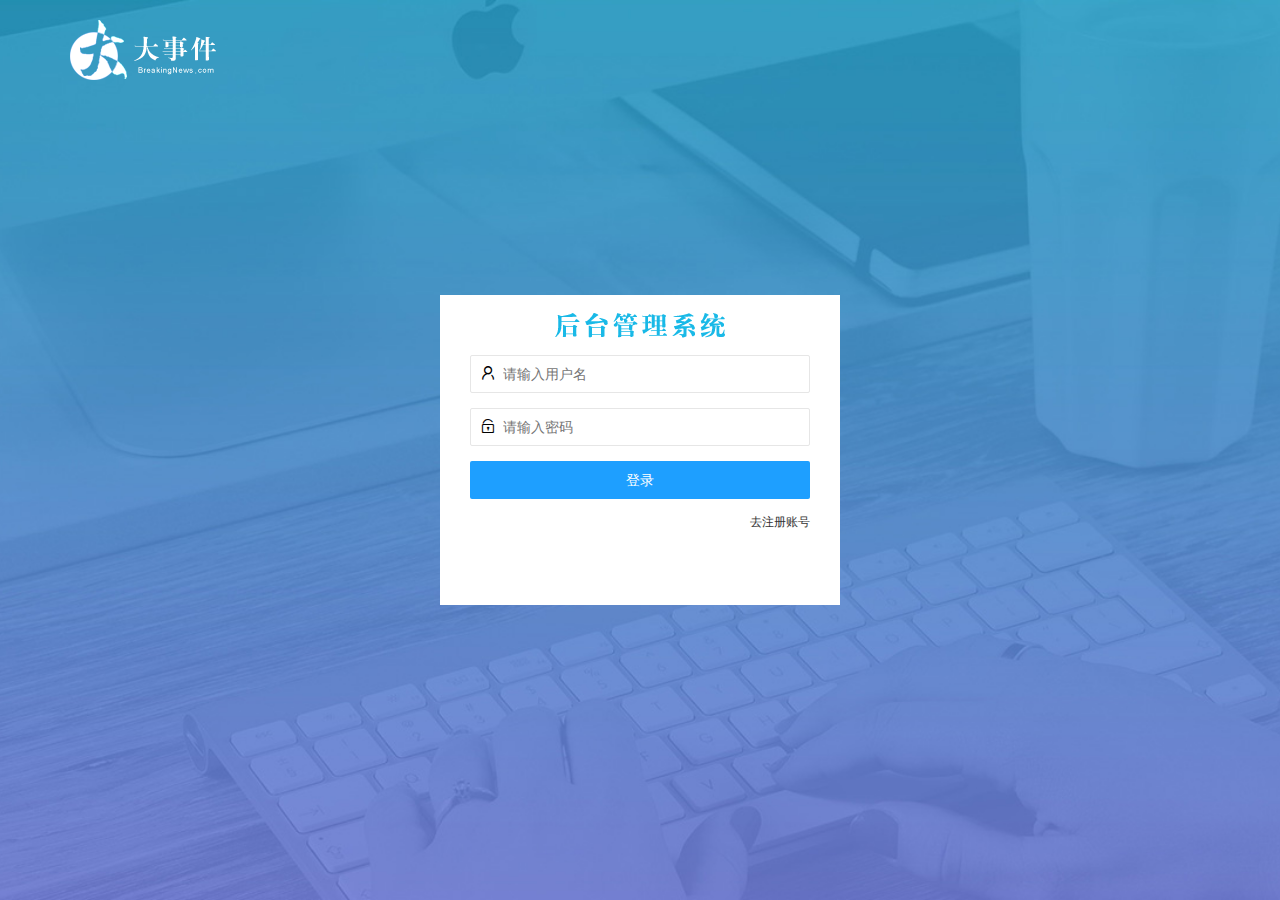
<file: login.html>
<!DOCTYPE html>
<html lang="en">

<head>
    <meta charset="UTF-8">
    <meta http-equiv="X-UA-Compatible" content="IE=edge">
    <meta name="viewport" content="width=device-width, initial-scale=1.0">
    <title>Document</title>
    <link rel="stylesheet" href="assets/css/login.css">
    <link rel="stylesheet" href="assets/lib/layui/css/layui.css">
    <link rel="stylesheet" href="/assets/fonts/iconfont.css">
</head>

<body>
    <div class="layui-main">
        <img src="assets/images/logo.png" alt="" class="logo">
    </div>

    <div class="loginAndRegBox">
        <div class="title-box"></div>

        <div class="login-box">
            <form class="layui-form form-login">
                <div class="layui-form-item">
                    <i class="layui-icon layui-icon-username"></i>
                    <input type="text" name="username" required lay-verify="required|pwd" placeholder="请输入用户名" autocomplete="off" class="layui-input">
                </div>
                <div class="layui-form-item">
                    <i class="layui-icon layui-icon-password"></i>
                    <input type="password" name="password" required lay-verify="required|pwd" placeholder="请输入密码" autocomplete="off" class="layui-input">
                </div>
                <div class="layui-form-item">
                    <button class="layui-btn layui-btn-fluid layui-btn-normal" lay-submit>登录</button>
                </div>
                <div class="layui-form-item links">
                    <a href="javascript:;" id="link-reg">去注册账号</a>
                </div>
            </form>
        </div>

        <div class="reg-box">
            <form class="layui-form form-reg">
                <div class="layui-form-item">
                    <i class="layui-icon layui-icon-username"></i>
                    <input type="text" name="username" required lay-verify="required|pwd" placeholder="请输入用户名" autocomplete="off" class="layui-input">
                </div>
                <div class="layui-form-item">
                    <i class="layui-icon layui-icon-password"></i>
                    <input type="password" name="password" required lay-verify="required|pwd" placeholder="请输入密码" autocomplete="off" class="layui-input">
                </div>
                <div class="layui-form-item">
                    <i class="layui-icon layui-icon-password"></i>
                    <input type="password" name="repwd" required lay-verify="required|pwd|repwd" placeholder="再次确认密码" autocomplete="off" class="layui-input">
                </div>
                <div class="layui-form-item">
                    <button class="layui-btn layui-btn-fluid layui-btn-normal" lay-submit>注册</button>
                </div>
                <div class="layui-form-item links">
                    <a href="javascript:;" id="link-login">去登录</a>
                </div>
            </form>
        </div>
    </div>

    <script src="/assets/lib/layui/layui.all.js"></script>
    <script src="/assets/lib/jquery.js"></script>
    <script src="/assets/js/baseApi.js"></script>
    <script src="/assets/js/login.js"></script>
</body>

</html>
</file>
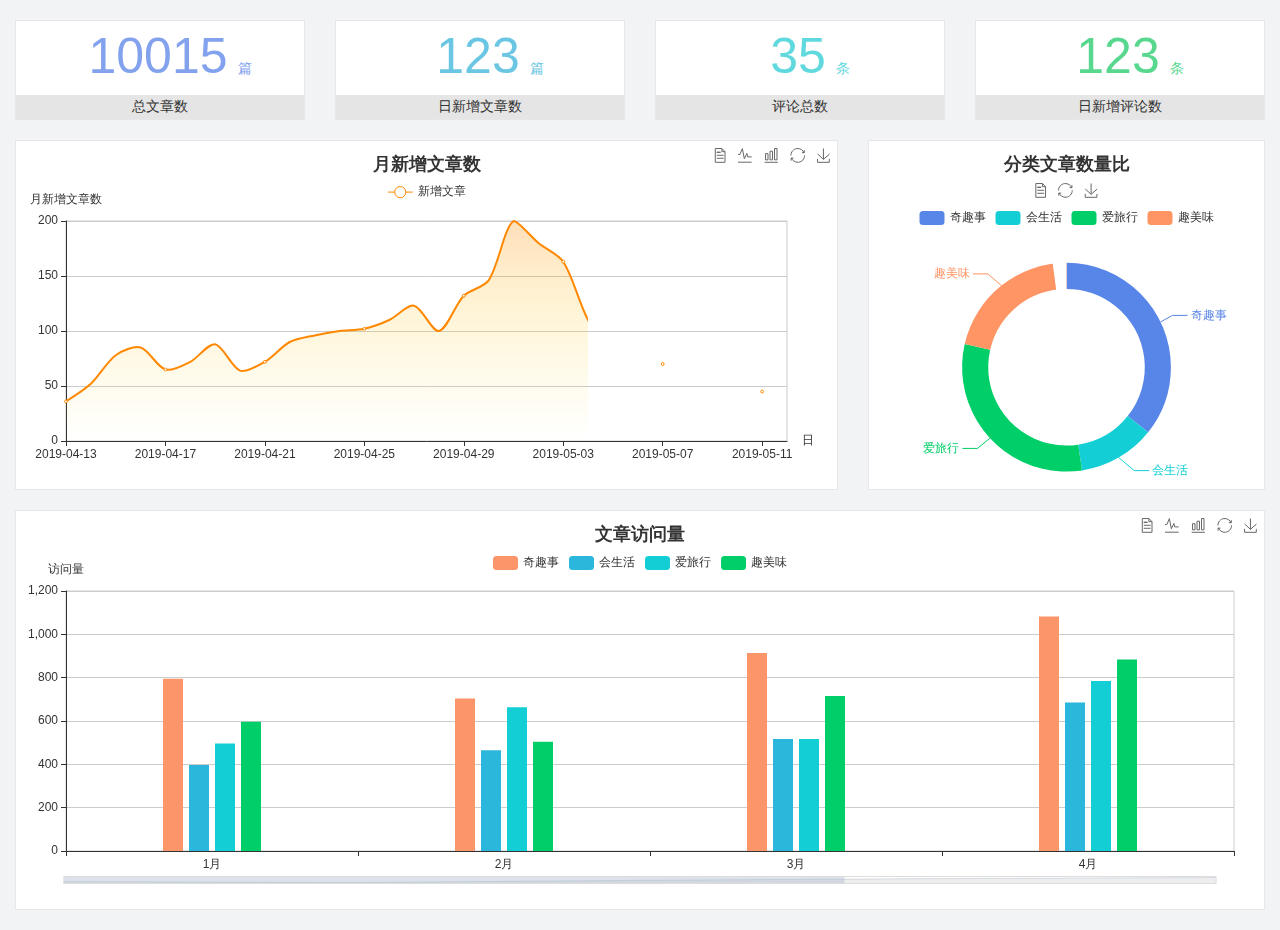
<file: home/dashboard.html>
<!DOCTYPE html>
<html lang="en">

<head>
  <meta charset="UTF-8">
  <meta name="viewport" content="width=device-width, initial-scale=1.0">
  <meta http-equiv="X-UA-Compatible" content="ie=edge">
  <title>图表统计</title>
  <link rel="stylesheet" href="../../assets/lib/bootstrap.css" />
  <link rel="stylesheet" href="../../assets/lib/main.css" />
  <script src="../../assets/lib/jquery.js"></script>
  <script type="text/javascript" src="../../assets/lib/echarts.min.js"></script>
</head>

<body>
  <div class="container-fluid">
    <div class="row spannel_list">
      <div class="col-sm-3 col-xs-6">
        <div class="spannel">
          <em>10015</em><span>篇</span>
          <b>总文章数</b>
        </div>
      </div>
      <div class="col-sm-3 col-xs-6">
        <div class="spannel scolor01">
          <em>123</em><span>篇</span>
          <b>日新增文章数</b>
        </div>
      </div>
      <div class="col-sm-3 col-xs-6">
        <div class="spannel scolor02">
          <em>35</em><span>条</span>
          <b>评论总数</b>
        </div>
      </div>
      <div class="col-sm-3 col-xs-6">
        <div class="spannel scolor03">
          <em>123</em><span>条</span>
          <b>日新增评论数</b>
        </div>
      </div>
    </div>
  </div>

  <div class="container-fluid">
    <div class="row curve-pie">
      <div class="col-lg-8 col-md-8">
        <div class="gragh_pannel" id="curve_show"></div>
      </div>
      <div class="col-lg-4 col-md-4">
        <div class="gragh_pannel" id="pie_show"></div>
      </div>
    </div>
  </div>

  <div class="container-fluid">
    <div class="column_pannel" id="column_show"></div>
  </div>

  <script>
    var oChart = echarts.init(document.getElementById('curve_show'));
    var aList_all = [
      { 'count': 36, 'date': '2019-04-13' },
      { 'count': 52, 'date': '2019-04-14' },
      { 'count': 78, 'date': '2019-04-15' },
      { 'count': 85, 'date': '2019-04-16' },
      { 'count': 65, 'date': '2019-04-17' },
      { 'count': 72, 'date': '2019-04-18' },
      { 'count': 88, 'date': '2019-04-19' },
      { 'count': 64, 'date': '2019-04-20' },
      { 'count': 72, 'date': '2019-04-21' },
      { 'count': 90, 'date': '2019-04-22' },
      { 'count': 96, 'date': '2019-04-23' },
      { 'count': 100, 'date': '2019-04-24' },
      { 'count': 102, 'date': '2019-04-25' },
      { 'count': 110, 'date': '2019-04-26' },
      { 'count': 123, 'date': '2019-04-27' },
      { 'count': 100, 'date': '2019-04-28' },
      { 'count': 132, 'date': '2019-04-29' },
      { 'count': 146, 'date': '2019-04-30' },
      { 'count': 200, 'date': '2019-05-01' },
      { 'count': 180, 'date': '2019-05-02' },
      { 'count': 163, 'date': '2019-05-03' },
      { 'count': 110, 'date': '2019-05-04' },
      { 'count': 80, 'date': '2019-05-05' },
      { 'count': 82, 'date': '2019-05-06' },
      { 'count': 70, 'date': '2019-05-07' },
      { 'count': 65, 'date': '2019-05-08' },
      { 'count': 54, 'date': '2019-05-09' },
      { 'count': 40, 'date': '2019-05-10' },
      { 'count': 45, 'date': '2019-05-11' },
      { 'count': 38, 'date': '2019-05-12' },
    ];

    let aCount = [];
    let aDate = [];

    for (var i = 0; i < aList_all.length; i++) {
      aCount.push(aList_all[i].count);
      aDate.push(aList_all[i].date);
    }

    var chartopt = {
      title: {
        text: '月新增文章数',
        left: 'center',
        top: '10'
      },
      tooltip: {
        trigger: 'axis'
      },
      legend: {
        data: ['新增文章'],
        top: '40'
      },
      toolbox: {
        show: true,
        feature: {
          mark: { show: true },
          dataView: { show: true, readOnly: false },
          magicType: { show: true, type: ['line', 'bar'] },
          restore: { show: true },
          saveAsImage: { show: true }
        }
      },
      calculable: true,
      xAxis: [
        {
          name: '日',
          type: 'category',
          boundaryGap: false,
          data: aDate
        }
      ],
      yAxis: [
        {
          name: '月新增文章数',
          type: 'value'
        }
      ],
      series: [
        {
          name: '新增文章',
          type: 'line',
          smooth: true,
          itemStyle: { normal: { areaStyle: { type: 'default' }, color: '#f80' }, lineStyle: { color: '#f80' } },
          data: aCount
        }],
      areaStyle: {
        normal: {
          color: new echarts.graphic.LinearGradient(0, 0, 0, 1, [{
            offset: 0,
            color: 'rgba(255,136,0,0.39)'
          }, {
            offset: .34,
            color: 'rgba(255,180,0,0.25)'
          }, {
            offset: 1,
            color: 'rgba(255,222,0,0.00)'
          }])

        }
      },
      grid: {
        show: true,
        x: 50,
        x2: 50,
        y: 80,
        height: 220
      }
    };

    oChart.setOption(chartopt);


    var oPie = echarts.init(document.getElementById('pie_show'));
    var oPieopt =
    {
      title: {
        top: 10,
        text: '分类文章数量比',
        x: 'center'
      },
      tooltip: {
        trigger: 'item',
        formatter: "{a} <br/>{b} : {c} ({d}%)"
      },
      color: ['#5885e8', '#13cfd5', '#00ce68', '#ff9565'],
      legend: {
        x: 'center',
        top: 65,
        data: ['奇趣事', '会生活', '爱旅行', '趣美味']
      },
      toolbox: {
        show: true,
        x: 'center',
        top: 35,
        feature: {
          mark: { show: true },
          dataView: { show: true, readOnly: false },
          magicType: {
            show: true,
            type: ['pie', 'funnel'],
            option: {
              funnel: {
                x: '25%',
                width: '50%',
                funnelAlign: 'left',
                max: 1548
              }
            }
          },
          restore: { show: true },
          saveAsImage: { show: true }
        }
      },
      calculable: true,
      series: [
        {
          name: '访问来源',
          type: 'pie',
          radius: ['45%', '60%'],
          center: ['50%', '65%'],
          data: [
            { value: 300, name: '奇趣事' },
            { value: 100, name: '会生活' },
            { value: 260, name: '爱旅行' },
            { value: 180, name: '趣美味' }
          ]
        }
      ]
    };
    oPie.setOption(oPieopt);



    var oColumn = this.echarts.init(document.getElementById('column_show'));
    var oColumnopt =
    {
      title: {
        text: '文章访问量',
        left: 'center',
        top: '10'
      },
      tooltip: {
        trigger: 'axis'
      },
      legend: {
        data: ['奇趣事', '会生活', '爱旅行', '趣美味'],
        top: '40'
      },
      toolbox: {
        show: true,
        feature: {
          mark: { show: true },
          dataView: { show: true, readOnly: false },
          magicType: { show: true, type: ['line', 'bar'] },
          restore: { show: true },
          saveAsImage: { show: true }
        }
      },
      calculable: true,
      xAxis: [
        {
          type: 'category',
          data: ['1月', '2月', '3月', '4月', '5月']
        }
      ],
      yAxis: [
        {
          name: '访问量',
          type: 'value'
        }
      ],
      series: [
        {
          name: '奇趣事',
          type: 'bar',
          barWidth: 20,
          itemStyle: {
            normal: { areaStyle: { type: 'default' }, color: '#fd956a' }
          },
          data: [800, 708, 920, 1090, 1200]
        },
        {
          name: '会生活',
          type: 'bar',
          barWidth: 20,
          itemStyle: {
            normal: { areaStyle: { type: 'default' }, color: '#2bb6db' }
          },
          data: [400, 468, 520, 690, 800]
        },
        {
          name: '爱旅行',
          type: 'bar',
          barWidth: 20,
          itemStyle: {
            normal: { areaStyle: { type: 'default' }, color: '#13cfd5' }
          },
          data: [500, 668, 520, 790, 900]
        },
        {
          name: '趣美味',
          type: 'bar',
          barWidth: 20,
          itemStyle: {
            normal: { areaStyle: { type: 'default' }, color: '#00ce68' }
          },
          data: [600, 508, 720, 890, 1000]
        }
      ],
      grid: {
        show: true,
        x: 50,
        x2: 30,
        y: 80,
        height: 260
      },
      dataZoom: [//给x轴设置滚动条
        {
          start: 0,//默认为0
          end: 100 - 1000 / 31,//默认为100
          type: 'slider',
          show: true,
          xAxisIndex: [0],
          handleSize: 0,//滑动条的 左右2个滑动条的大小
          height: 8,//组件高度
          left: 45, //左边的距离
          right: 50,//右边的距离
          bottom: 26,//右边的距离
          handleColor: '#ddd',//h滑动图标的颜色
          handleStyle: {
            borderColor: "#cacaca",
            borderWidth: "1",
            shadowBlur: 2,
            background: "#ddd",
            shadowColor: "#ddd",
          }
        }]
    };
    oColumn.setOption(oColumnopt);
  </script>
</body>

</html>
</file>
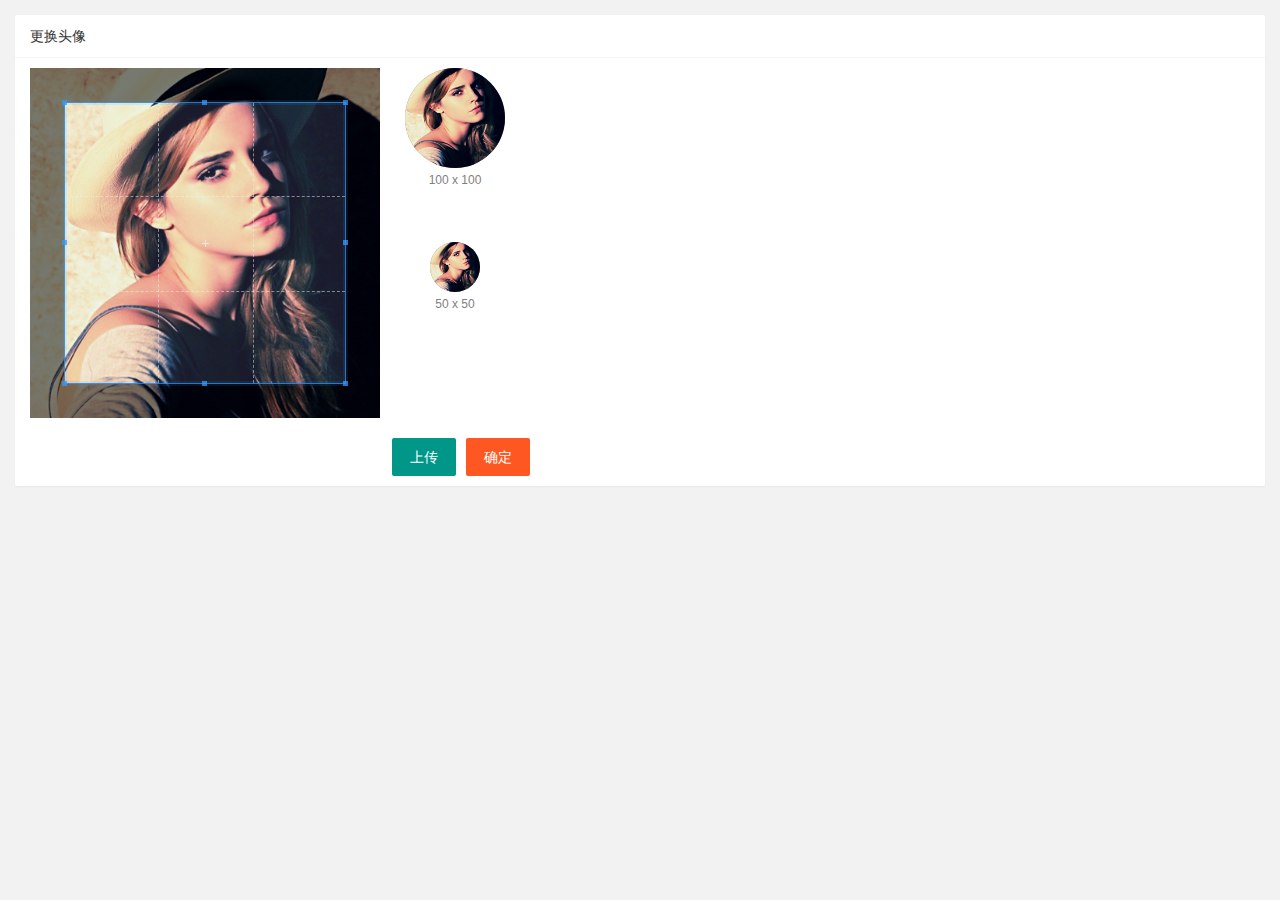
<file: user/user_avater.html>
<!DOCTYPE html>
<html lang="en">

<head>
    <meta charset="UTF-8">
    <meta http-equiv="X-UA-Compatible" content="IE=edge">
    <meta name="viewport" content="width=device-width, initial-scale=1.0">
    <title>Document</title>
    <link rel="stylesheet" href="/assets/lib/layui/css/layui.css">
    <link rel="stylesheet" href="/assets/lib/cropper/cropper.css">
    <link rel="stylesheet" href="/assets/css/user/user_avater.css">

</head>

<body>
    <div class="layui-card">
        <div class="layui-card-header">更换头像</div>
        <div class="layui-card-body">
            <!-- 第一行的图片裁剪和预览区域 -->
            <div class="row1">
                <!-- 图片裁剪区域 -->
                <div class="cropper-box">
                    <!-- 这个 img 标签很重要，将来会把它初始化为裁剪区域 -->
                    <img id="image" src="/assets/images/sample.jpg" />
                </div>
                <!-- 图片的预览区域 -->
                <div class="preview-box">
                    <div>
                        <!-- 宽高为 100px 的预览区域 -->
                        <div class="img-preview w100"></div>
                        <p class="size">100 x 100</p>
                    </div>
                    <div>
                        <!-- 宽高为 50px 的预览区域 -->
                        <div class="img-preview w50"></div>
                        <p class="size">50 x 50</p>
                    </div>
                </div>
            </div>

            <!-- 第二行的按钮区域 -->
            <div class="row2">
                <input type="file" id="file" accept="image/png,image/jpeg">
                <button type="button" class="layui-btn" id="btnChoose">上传</button>
                <button type="button" class="layui-btn layui-btn-danger" id="btnLoad">确定</button>
            </div>
        </div>
    </div>
    <script src="/assets/lib/layui/layui.all.js"></script>
    <script src="/assets/lib/jquery.js"></script>
    <script src="/assets/lib/cropper/Cropper.js"></script>
    <script src="/assets/lib/cropper/jquery-cropper.js"></script>
    <script src="/assets/js/baseApi.js"></script>
    <script src="/assets/js/user/user_avater.js"></script>
</body>

</html>
</file>
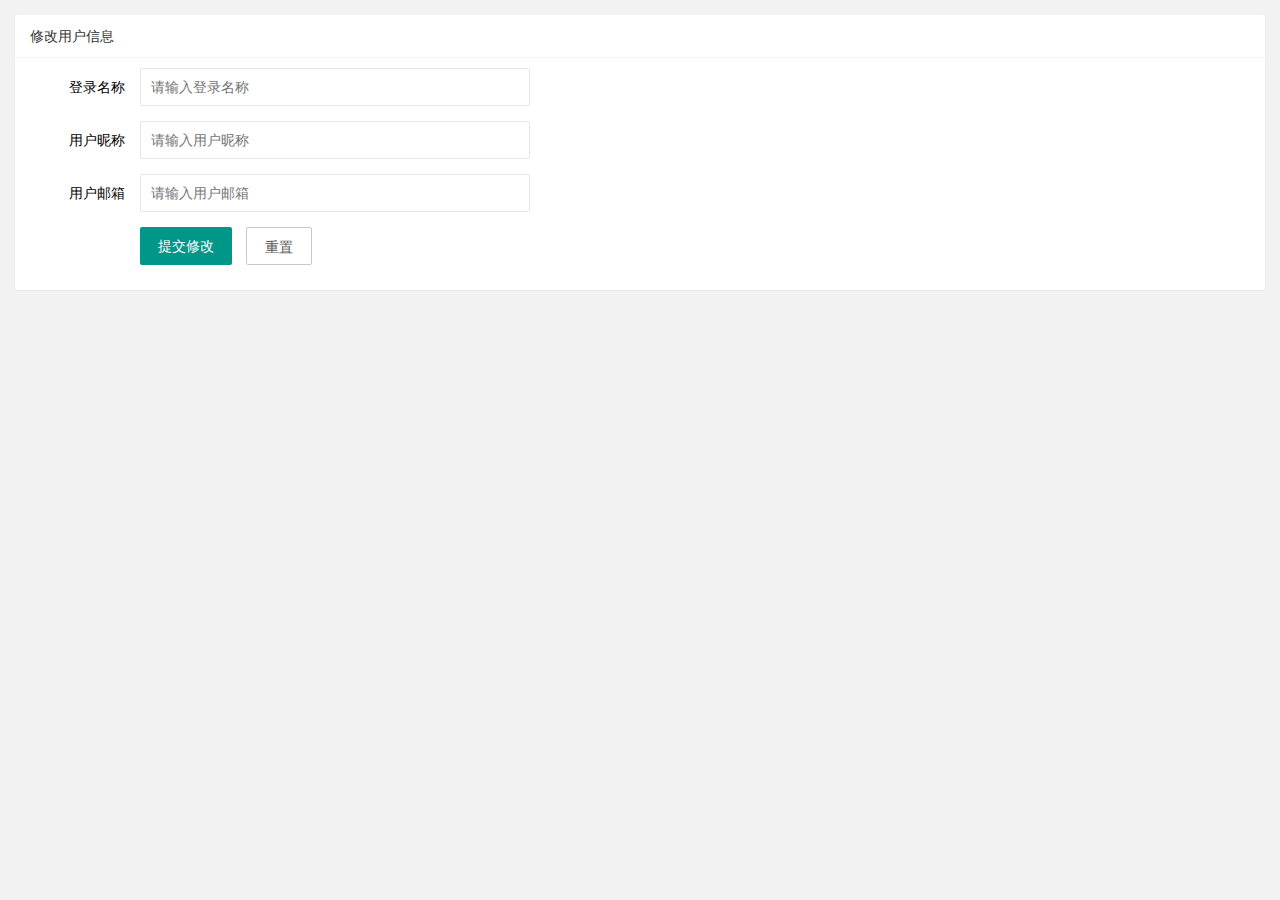
<file: user/user_info.html>
<!DOCTYPE html>
<html lang="en">

<head>
    <meta charset="UTF-8">
    <meta http-equiv="X-UA-Compatible" content="IE=edge">
    <meta name="viewport" content="width=device-width, initial-scale=1.0">
    <title>Document</title>
    <link rel="stylesheet" href="/assets/lib/layui/css/layui.css">
    <link rel="stylesheet" href="/assets/css/user/user_info.css">
</head>

<body>
    <div class="layui-card">
        <div class="layui-card-header">修改用户信息</div>
        <div class="layui-card-body">
            <form class="layui-form" lay-filter="formUserInfo">
                <input type="hidden" name="id" value="">
                <div class="layui-form-item">
                    <label class="layui-form-label">登录名称</label>
                    <div class="layui-input-block">
                        <input type="text" name="username" required lay-verify="required" placeholder="请输入登录名称" autocomplete="off" class="layui-input" readonly>
                    </div>
                </div>
                <div class="layui-form-item">
                    <label class="layui-form-label">用户昵称
                    </label>
                    <div class="layui-input-block">
                        <input type="text" name="nickname" required lay-verify="required|nickname" placeholder="请输入用户昵称
                        " autocomplete="off" class="layui-input">
                    </div>
                </div>
                <div class="layui-form-item">
                    <label class="layui-form-label">用户邮箱
                    </label>
                    <div class="layui-input-block">
                        <input type="email" name="email" required lay-verify="required|email" placeholder="请输入用户邮箱" autocomplete="off" class="layui-input">
                    </div>
                </div>
                <div class="layui-form-item">
                    <div class="layui-input-block">
                        <button class="layui-btn" lay-submit>提交修改</button>
                        <button type="reset" class="layui-btn layui-btn-primary" id="btn-set">重置</button>
                    </div>
                </div>
            </form>
        </div>
    </div>
    <script src="/assets/lib/layui/layui.all.js"></script>
    <script src="/assets/lib/jquery.js"></script>
    <script src="/assets/js/baseApi.js"></script>
    <script src="/assets/js/user/user_info.js"></script>
</body>

</html>
</file>
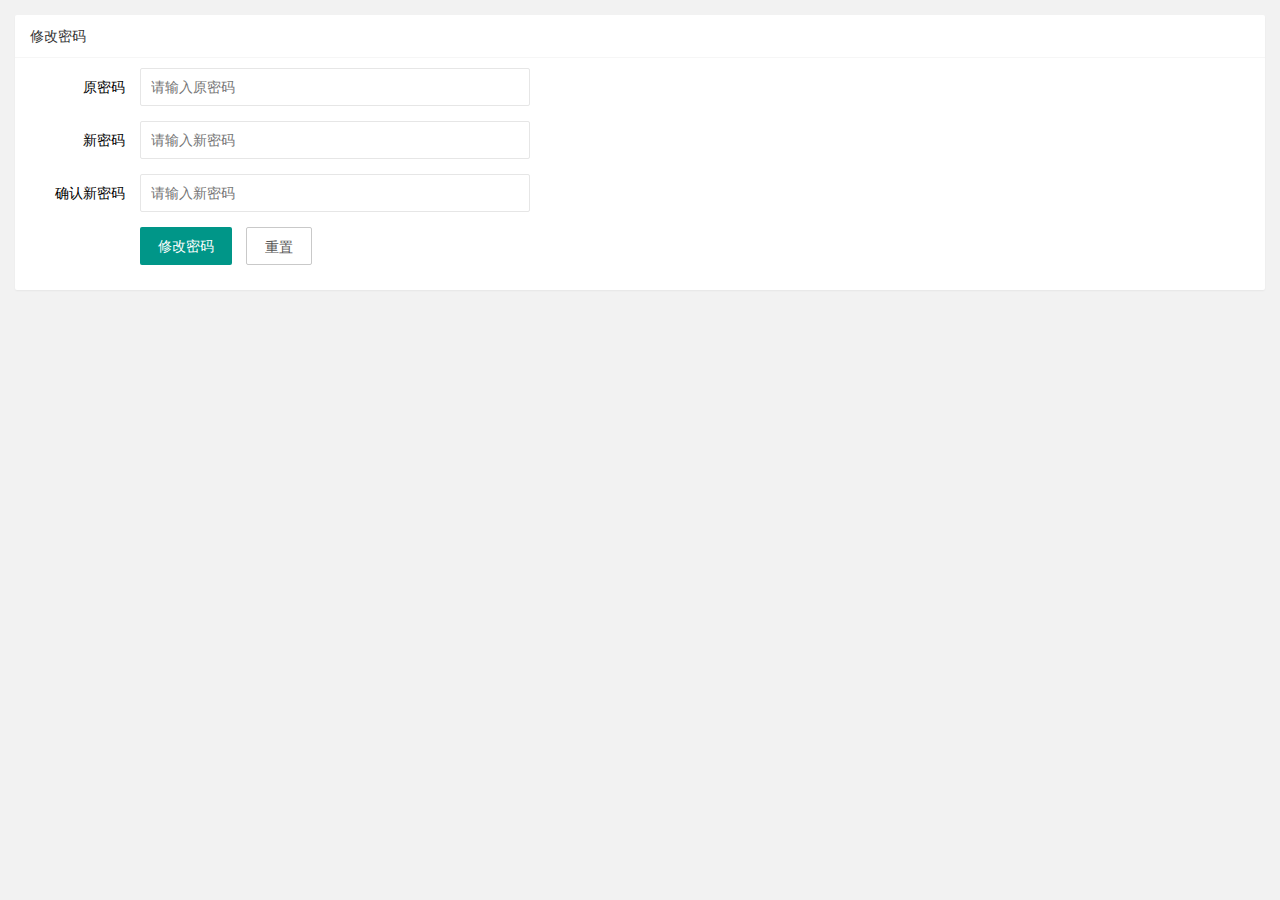
<file: user/user_pwd.html>
<!DOCTYPE html>
<html lang="en">

<head>
    <meta charset="UTF-8">
    <meta http-equiv="X-UA-Compatible" content="IE=edge">
    <meta name="viewport" content="width=device-width, initial-scale=1.0">
    <title>Document</title>
    <link rel="stylesheet" href="/assets/lib/layui/css/layui.css">
    <link rel="stylesheet" href="/assets/css/user/user_pwd.css">
</head>

<body>
    <div class="layui-card">
        <div class="layui-card-header">修改密码</div>
        <div class="layui-card-body">
            <form class="layui-form">
                <div class="layui-form-item">
                    <label class="layui-form-label">原密码</label>
                    <div class="layui-input-block">
                        <input type="password" name="oldPwd" required lay-verify="required|pwd" placeholder="请输入原密码" autocomplete="off" class="layui-input">
                    </div>
                </div>
                <div class="layui-form-item">
                    <label class="layui-form-label">新密码</label>
                    <div class="layui-input-block">
                        <input type="password" name="newPwd" required lay-verify="required|newPwd|pwd" placeholder="请输入新密码" autocomplete="off" class="layui-input">
                    </div>
                </div>
                <div class="layui-form-item">
                    <label class="layui-form-label">确认新密码</label>
                    <div class="layui-input-block">
                        <input type="password" name="rePwd" required lay-verify="required|rePwd|pwd" placeholder="请输入新密码" autocomplete="off" class="layui-input">
                    </div>
                </div>
                <div class="layui-form-item">
                    <div class="layui-input-block">
                        <button class="layui-btn" lay-submit>修改密码</button>
                        <button type="reset" class="layui-btn layui-btn-primary">重置</button>
                    </div>
                </div>
            </form>
        </div>
    </div>
    <script src="/assets/lib/layui/layui.all.js"></script>
    <script src="/assets/lib/jquery.js"></script>
    <script src="/assets/js/baseApi.js"></script>
    <script src="/assets/js/user/user_pwd.js"></script>
</body>

</html>
</file>
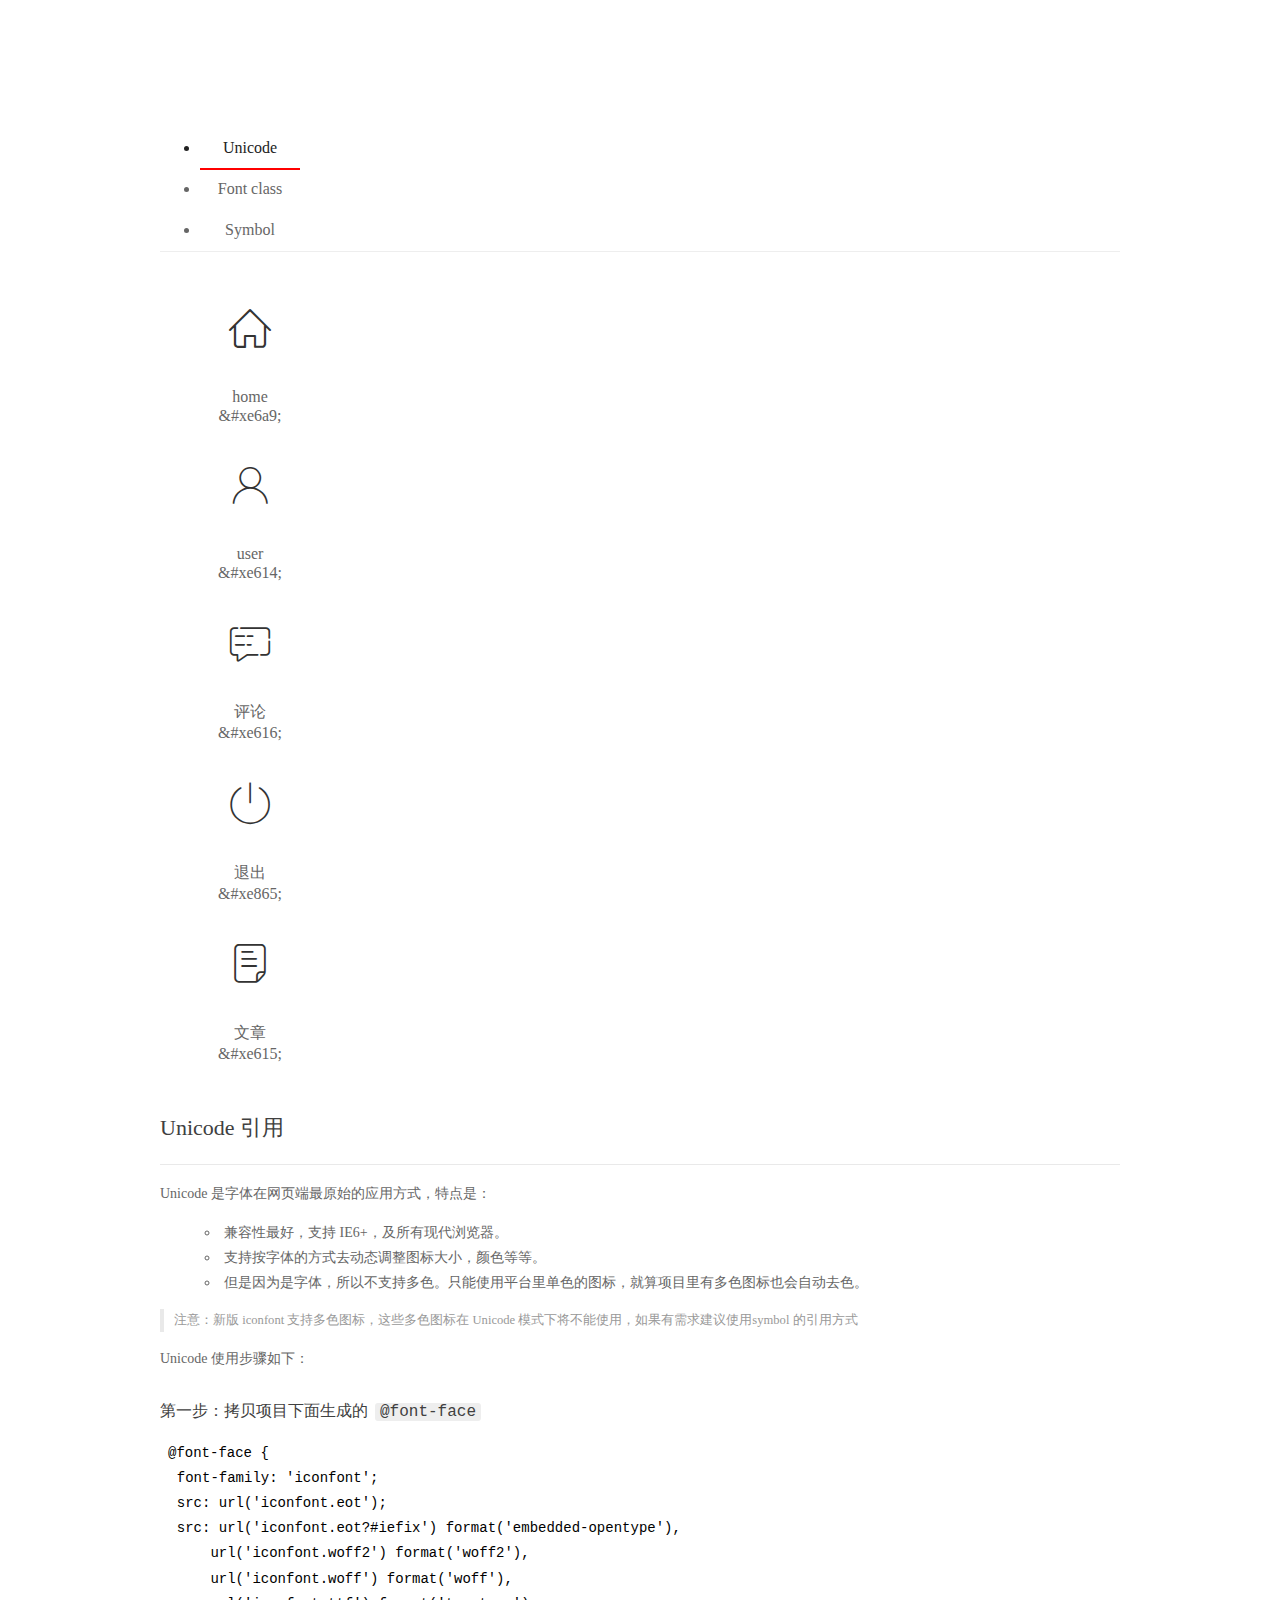
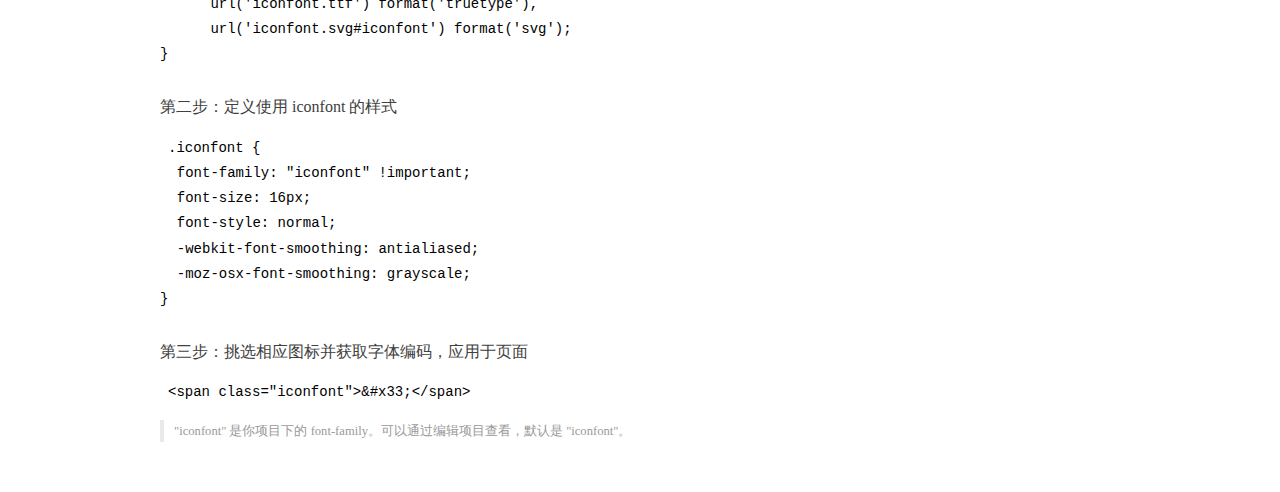
<file: assets/fonts/demo_index.html>
<!DOCTYPE html>
<html>
<head>
  <meta charset="utf-8"/>
  <title>IconFont Demo</title>
  <link rel="shortcut icon" href="https://gtms04.alicdn.com/tps/i4/TB1_oz6GVXXXXaFXpXXJDFnIXXX-64-64.ico" type="image/x-icon"/>
  <link rel="stylesheet" href="https://g.alicdn.com/thx/cube/1.3.2/cube.min.css">
  <link rel="stylesheet" href="demo.css">
  <link rel="stylesheet" href="iconfont.css">
  <script src="iconfont.js"></script>
  <!-- jQuery -->
  <script src="https://a1.alicdn.com/oss/uploads/2018/12/26/7bfddb60-08e8-11e9-9b04-53e73bb6408b.js"></script>
  <!-- 代码高亮 -->
  <script src="https://a1.alicdn.com/oss/uploads/2018/12/26/a3f714d0-08e6-11e9-8a15-ebf944d7534c.js"></script>
</head>
<body>
  <div class="main">
    <h1 class="logo"><a href="https://www.iconfont.cn/" title="iconfont 首页" target="_blank">&#xe86b;</a></h1>
    <div class="nav-tabs">
      <ul id="tabs" class="dib-box">
        <li class="dib active"><span>Unicode</span></li>
        <li class="dib"><span>Font class</span></li>
        <li class="dib"><span>Symbol</span></li>
      </ul>
      
    </div>
    <div class="tab-container">
      <div class="content unicode" style="display: block;">
          <ul class="icon_lists dib-box">
          
            <li class="dib">
              <span class="icon iconfont">&#xe6a9;</span>
                <div class="name">home</div>
                <div class="code-name">&amp;#xe6a9;</div>
              </li>
          
            <li class="dib">
              <span class="icon iconfont">&#xe614;</span>
                <div class="name">user</div>
                <div class="code-name">&amp;#xe614;</div>
              </li>
          
            <li class="dib">
              <span class="icon iconfont">&#xe616;</span>
                <div class="name">评论</div>
                <div class="code-name">&amp;#xe616;</div>
              </li>
          
            <li class="dib">
              <span class="icon iconfont">&#xe865;</span>
                <div class="name">退出</div>
                <div class="code-name">&amp;#xe865;</div>
              </li>
          
            <li class="dib">
              <span class="icon iconfont">&#xe615;</span>
                <div class="name">文章</div>
                <div class="code-name">&amp;#xe615;</div>
              </li>
          
          </ul>
          <div class="article markdown">
          <h2 id="unicode-">Unicode 引用</h2>
          <hr>

          <p>Unicode 是字体在网页端最原始的应用方式，特点是：</p>
          <ul>
            <li>兼容性最好，支持 IE6+，及所有现代浏览器。</li>
            <li>支持按字体的方式去动态调整图标大小，颜色等等。</li>
            <li>但是因为是字体，所以不支持多色。只能使用平台里单色的图标，就算项目里有多色图标也会自动去色。</li>
          </ul>
          <blockquote>
            <p>注意：新版 iconfont 支持多色图标，这些多色图标在 Unicode 模式下将不能使用，如果有需求建议使用symbol 的引用方式</p>
          </blockquote>
          <p>Unicode 使用步骤如下：</p>
          <h3 id="-font-face">第一步：拷贝项目下面生成的 <code>@font-face</code></h3>
<pre><code class="language-css"
>@font-face {
  font-family: 'iconfont';
  src: url('iconfont.eot');
  src: url('iconfont.eot?#iefix') format('embedded-opentype'),
      url('iconfont.woff2') format('woff2'),
      url('iconfont.woff') format('woff'),
      url('iconfont.ttf') format('truetype'),
      url('iconfont.svg#iconfont') format('svg');
}
</code></pre>
          <h3 id="-iconfont-">第二步：定义使用 iconfont 的样式</h3>
<pre><code class="language-css"
>.iconfont {
  font-family: "iconfont" !important;
  font-size: 16px;
  font-style: normal;
  -webkit-font-smoothing: antialiased;
  -moz-osx-font-smoothing: grayscale;
}
</code></pre>
          <h3 id="-">第三步：挑选相应图标并获取字体编码，应用于页面</h3>
<pre>
<code class="language-html"
>&lt;span class="iconfont"&gt;&amp;#x33;&lt;/span&gt;
</code></pre>
          <blockquote>
            <p>"iconfont" 是你项目下的 font-family。可以通过编辑项目查看，默认是 "iconfont"。</p>
          </blockquote>
          </div>
      </div>
      <div class="content font-class">
        <ul class="icon_lists dib-box">
          
          <li class="dib">
            <span class="icon iconfont icon-home"></span>
            <div class="name">
              home
            </div>
            <div class="code-name">.icon-home
            </div>
          </li>
          
          <li class="dib">
            <span class="icon iconfont icon-user"></span>
            <div class="name">
              user
            </div>
            <div class="code-name">.icon-user
            </div>
          </li>
          
          <li class="dib">
            <span class="icon iconfont icon-pinglun"></span>
            <div class="name">
              评论
            </div>
            <div class="code-name">.icon-pinglun
            </div>
          </li>
          
          <li class="dib">
            <span class="icon iconfont icon-tuichu"></span>
            <div class="name">
              退出
            </div>
            <div class="code-name">.icon-tuichu
            </div>
          </li>
          
          <li class="dib">
            <span class="icon iconfont icon-16"></span>
            <div class="name">
              文章
            </div>
            <div class="code-name">.icon-16
            </div>
          </li>
          
        </ul>
        <div class="article markdown">
        <h2 id="font-class-">font-class 引用</h2>
        <hr>

        <p>font-class 是 Unicode 使用方式的一种变种，主要是解决 Unicode 书写不直观，语意不明确的问题。</p>
        <p>与 Unicode 使用方式相比，具有如下特点：</p>
        <ul>
          <li>兼容性良好，支持 IE8+，及所有现代浏览器。</li>
          <li>相比于 Unicode 语意明确，书写更直观。可以很容易分辨这个 icon 是什么。</li>
          <li>因为使用 class 来定义图标，所以当要替换图标时，只需要修改 class 里面的 Unicode 引用。</li>
          <li>不过因为本质上还是使用的字体，所以多色图标还是不支持的。</li>
        </ul>
        <p>使用步骤如下：</p>
        <h3 id="-fontclass-">第一步：引入项目下面生成的 fontclass 代码：</h3>
<pre><code class="language-html">&lt;link rel="stylesheet" href="./iconfont.css"&gt;
</code></pre>
        <h3 id="-">第二步：挑选相应图标并获取类名，应用于页面：</h3>
<pre><code class="language-html">&lt;span class="iconfont icon-xxx"&gt;&lt;/span&gt;
</code></pre>
        <blockquote>
          <p>"
            iconfont" 是你项目下的 font-family。可以通过编辑项目查看，默认是 "iconfont"。</p>
        </blockquote>
      </div>
      </div>
      <div class="content symbol">
          <ul class="icon_lists dib-box">
          
            <li class="dib">
                <svg class="icon svg-icon" aria-hidden="true">
                  <use xlink:href="#icon-home"></use>
                </svg>
                <div class="name">home</div>
                <div class="code-name">#icon-home</div>
            </li>
          
            <li class="dib">
                <svg class="icon svg-icon" aria-hidden="true">
                  <use xlink:href="#icon-user"></use>
                </svg>
                <div class="name">user</div>
                <div class="code-name">#icon-user</div>
            </li>
          
            <li class="dib">
                <svg class="icon svg-icon" aria-hidden="true">
                  <use xlink:href="#icon-pinglun"></use>
                </svg>
                <div class="name">评论</div>
                <div class="code-name">#icon-pinglun</div>
            </li>
          
            <li class="dib">
                <svg class="icon svg-icon" aria-hidden="true">
                  <use xlink:href="#icon-tuichu"></use>
                </svg>
                <div class="name">退出</div>
                <div class="code-name">#icon-tuichu</div>
            </li>
          
            <li class="dib">
                <svg class="icon svg-icon" aria-hidden="true">
                  <use xlink:href="#icon-16"></use>
                </svg>
                <div class="name">文章</div>
                <div class="code-name">#icon-16</div>
            </li>
          
          </ul>
          <div class="article markdown">
          <h2 id="symbol-">Symbol 引用</h2>
          <hr>

          <p>这是一种全新的使用方式，应该说这才是未来的主流，也是平台目前推荐的用法。相关介绍可以参考这篇<a href="">文章</a>
            这种用法其实是做了一个 SVG 的集合，与另外两种相比具有如下特点：</p>
          <ul>
            <li>支持多色图标了，不再受单色限制。</li>
            <li>通过一些技巧，支持像字体那样，通过 <code>font-size</code>, <code>color</code> 来调整样式。</li>
            <li>兼容性较差，支持 IE9+，及现代浏览器。</li>
            <li>浏览器渲染 SVG 的性能一般，还不如 png。</li>
          </ul>
          <p>使用步骤如下：</p>
          <h3 id="-symbol-">第一步：引入项目下面生成的 symbol 代码：</h3>
<pre><code class="language-html">&lt;script src="./iconfont.js"&gt;&lt;/script&gt;
</code></pre>
          <h3 id="-css-">第二步：加入通用 CSS 代码（引入一次就行）：</h3>
<pre><code class="language-html">&lt;style&gt;
.icon {
  width: 1em;
  height: 1em;
  vertical-align: -0.15em;
  fill: currentColor;
  overflow: hidden;
}
&lt;/style&gt;
</code></pre>
          <h3 id="-">第三步：挑选相应图标并获取类名，应用于页面：</h3>
<pre><code class="language-html">&lt;svg class="icon" aria-hidden="true"&gt;
  &lt;use xlink:href="#icon-xxx"&gt;&lt;/use&gt;
&lt;/svg&gt;
</code></pre>
          </div>
      </div>

    </div>
  </div>
  <script>
  $(document).ready(function () {
      $('.tab-container .content:first').show()

      $('#tabs li').click(function (e) {
        var tabContent = $('.tab-container .content')
        var index = $(this).index()

        if ($(this).hasClass('active')) {
          return
        } else {
          $('#tabs li').removeClass('active')
          $(this).addClass('active')

          tabContent.hide().eq(index).fadeIn()
        }
      })
    })
  </script>
</body>
</html>
</file>
<file: assets/css/login.css>
html,
body {
    margin: 0;
    padding: 0;
    width: 100%;
    height: 100%;
    background: url("/assets/images/login_bg.jpg") no-repeat center;
    background-size: cover;
}

.logo {
    margin-top: 20px;
}

.loginAndRegBox {
    width: 400px;
    height: 310px;
    background-color: #fff;
    position: absolute;
    left: 50%;
    top: 50%;
    transform: translate(-50%, -50%);
}

.title-box {
    height: 60px;
    background: url("/assets/images/login_title.png") no-repeat center;
}

.layui-form {
    padding: 0 30px;
}

.reg-box {
    display: none;
}

.links {
    display: flex;
    justify-content: end;
}

.links a {
    font-size: 12px;
}

.layui-form-item {
    position: relative;
}

.layui-icon {
    position: absolute;
    left: 10px;
    top: 10px;
}

.layui-input {
    padding-left: 32px!important;
}
</file>
<file: assets/lib/layui/css/layui.css>
/** layui-v2.5.5 MIT License By https://www.layui.com */
 .layui-inline,img{display:inline-block;vertical-align:middle}h1,h2,h3,h4,h5,h6{font-weight:400}.layui-edge,.layui-header,.layui-inline,.layui-main{position:relative}.layui-body,.layui-edge,.layui-elip{overflow:hidden}.layui-btn,.layui-edge,.layui-inline,img{vertical-align:middle}.layui-btn,.layui-disabled,.layui-icon,.layui-unselect{-moz-user-select:none;-webkit-user-select:none;-ms-user-select:none}.layui-elip,.layui-form-checkbox span,.layui-form-pane .layui-form-label{text-overflow:ellipsis;white-space:nowrap}.layui-breadcrumb,.layui-tree-btnGroup{visibility:hidden}blockquote,body,button,dd,div,dl,dt,form,h1,h2,h3,h4,h5,h6,input,li,ol,p,pre,td,textarea,th,ul{margin:0;padding:0;-webkit-tap-highlight-color:rgba(0,0,0,0)}a:active,a:hover{outline:0}img{border:none}li{list-style:none}table{border-collapse:collapse;border-spacing:0}h4,h5,h6{font-size:100%}button,input,optgroup,option,select,textarea{font-family:inherit;font-size:inherit;font-style:inherit;font-weight:inherit;outline:0}pre{white-space:pre-wrap;white-space:-moz-pre-wrap;white-space:-pre-wrap;white-space:-o-pre-wrap;word-wrap:break-word}body{line-height:24px;font:14px Helvetica Neue,Helvetica,PingFang SC,Tahoma,Arial,sans-serif}hr{height:1px;margin:10px 0;border:0;clear:both}a{color:#333;text-decoration:none}a:hover{color:#777}a cite{font-style:normal;*cursor:pointer}.layui-border-box,.layui-border-box *{box-sizing:border-box}.layui-box,.layui-box *{box-sizing:content-box}.layui-clear{clear:both;*zoom:1}.layui-clear:after{content:'\20';clear:both;*zoom:1;display:block;height:0}.layui-inline{*display:inline;*zoom:1}.layui-edge{display:inline-block;width:0;height:0;border-width:6px;border-style:dashed;border-color:transparent}.layui-edge-top{top:-4px;border-bottom-color:#999;border-bottom-style:solid}.layui-edge-right{border-left-color:#999;border-left-style:solid}.layui-edge-bottom{top:2px;border-top-color:#999;border-top-style:solid}.layui-edge-left{border-right-color:#999;border-right-style:solid}.layui-disabled,.layui-disabled:hover{color:#d2d2d2!important;cursor:not-allowed!important}.layui-circle{border-radius:100%}.layui-show{display:block!important}.layui-hide{display:none!important}@font-face{font-family:layui-icon;src:url(../font/iconfont.eot?v=250);src:url(../font/iconfont.eot?v=250#iefix) format('embedded-opentype'),url(../font/iconfont.woff2?v=250) format('woff2'),url(../font/iconfont.woff?v=250) format('woff'),url(../font/iconfont.ttf?v=250) format('truetype'),url(../font/iconfont.svg?v=250#layui-icon) format('svg')}.layui-icon{font-family:layui-icon!important;font-size:16px;font-style:normal;-webkit-font-smoothing:antialiased;-moz-osx-font-smoothing:grayscale}.layui-icon-reply-fill:before{content:"\e611"}.layui-icon-set-fill:before{content:"\e614"}.layui-icon-menu-fill:before{content:"\e60f"}.layui-icon-search:before{content:"\e615"}.layui-icon-share:before{content:"\e641"}.layui-icon-set-sm:before{content:"\e620"}.layui-icon-engine:before{content:"\e628"}.layui-icon-close:before{content:"\1006"}.layui-icon-close-fill:before{content:"\1007"}.layui-icon-chart-screen:before{content:"\e629"}.layui-icon-star:before{content:"\e600"}.layui-icon-circle-dot:before{content:"\e617"}.layui-icon-chat:before{content:"\e606"}.layui-icon-release:before{content:"\e609"}.layui-icon-list:before{content:"\e60a"}.layui-icon-chart:before{content:"\e62c"}.layui-icon-ok-circle:before{content:"\1005"}.layui-icon-layim-theme:before{content:"\e61b"}.layui-icon-table:before{content:"\e62d"}.layui-icon-right:before{content:"\e602"}.layui-icon-left:before{content:"\e603"}.layui-icon-cart-simple:before{content:"\e698"}.layui-icon-face-cry:before{content:"\e69c"}.layui-icon-face-smile:before{content:"\e6af"}.layui-icon-survey:before{content:"\e6b2"}.layui-icon-tree:before{content:"\e62e"}.layui-icon-upload-circle:before{content:"\e62f"}.layui-icon-add-circle:before{content:"\e61f"}.layui-icon-download-circle:before{content:"\e601"}.layui-icon-templeate-1:before{content:"\e630"}.layui-icon-util:before{content:"\e631"}.layui-icon-face-surprised:before{content:"\e664"}.layui-icon-edit:before{content:"\e642"}.layui-icon-speaker:before{content:"\e645"}.layui-icon-down:before{content:"\e61a"}.layui-icon-file:before{content:"\e621"}.layui-icon-layouts:before{content:"\e632"}.layui-icon-rate-half:before{content:"\e6c9"}.layui-icon-add-circle-fine:before{content:"\e608"}.layui-icon-prev-circle:before{content:"\e633"}.layui-icon-read:before{content:"\e705"}.layui-icon-404:before{content:"\e61c"}.layui-icon-carousel:before{content:"\e634"}.layui-icon-help:before{content:"\e607"}.layui-icon-code-circle:before{content:"\e635"}.layui-icon-water:before{content:"\e636"}.layui-icon-username:before{content:"\e66f"}.layui-icon-find-fill:before{content:"\e670"}.layui-icon-about:before{content:"\e60b"}.layui-icon-location:before{content:"\e715"}.layui-icon-up:before{content:"\e619"}.layui-icon-pause:before{content:"\e651"}.layui-icon-date:before{content:"\e637"}.layui-icon-layim-uploadfile:before{content:"\e61d"}.layui-icon-delete:before{content:"\e640"}.layui-icon-play:before{content:"\e652"}.layui-icon-top:before{content:"\e604"}.layui-icon-friends:before{content:"\e612"}.layui-icon-refresh-3:before{content:"\e9aa"}.layui-icon-ok:before{content:"\e605"}.layui-icon-layer:before{content:"\e638"}.layui-icon-face-smile-fine:before{content:"\e60c"}.layui-icon-dollar:before{content:"\e659"}.layui-icon-group:before{content:"\e613"}.layui-icon-layim-download:before{content:"\e61e"}.layui-icon-picture-fine:before{content:"\e60d"}.layui-icon-link:before{content:"\e64c"}.layui-icon-diamond:before{content:"\e735"}.layui-icon-log:before{content:"\e60e"}.layui-icon-rate-solid:before{content:"\e67a"}.layui-icon-fonts-del:before{content:"\e64f"}.layui-icon-unlink:before{content:"\e64d"}.layui-icon-fonts-clear:before{content:"\e639"}.layui-icon-triangle-r:before{content:"\e623"}.layui-icon-circle:before{content:"\e63f"}.layui-icon-radio:before{content:"\e643"}.layui-icon-align-center:before{content:"\e647"}.layui-icon-align-right:before{content:"\e648"}.layui-icon-align-left:before{content:"\e649"}.layui-icon-loading-1:before{content:"\e63e"}.layui-icon-return:before{content:"\e65c"}.layui-icon-fonts-strong:before{content:"\e62b"}.layui-icon-upload:before{content:"\e67c"}.layui-icon-dialogue:before{content:"\e63a"}.layui-icon-video:before{content:"\e6ed"}.layui-icon-headset:before{content:"\e6fc"}.layui-icon-cellphone-fine:before{content:"\e63b"}.layui-icon-add-1:before{content:"\e654"}.layui-icon-face-smile-b:before{content:"\e650"}.layui-icon-fonts-html:before{content:"\e64b"}.layui-icon-form:before{content:"\e63c"}.layui-icon-cart:before{content:"\e657"}.layui-icon-camera-fill:before{content:"\e65d"}.layui-icon-tabs:before{content:"\e62a"}.layui-icon-fonts-code:before{content:"\e64e"}.layui-icon-fire:before{content:"\e756"}.layui-icon-set:before{content:"\e716"}.layui-icon-fonts-u:before{content:"\e646"}.layui-icon-triangle-d:before{content:"\e625"}.layui-icon-tips:before{content:"\e702"}.layui-icon-picture:before{content:"\e64a"}.layui-icon-more-vertical:before{content:"\e671"}.layui-icon-flag:before{content:"\e66c"}.layui-icon-loading:before{content:"\e63d"}.layui-icon-fonts-i:before{content:"\e644"}.layui-icon-refresh-1:before{content:"\e666"}.layui-icon-rmb:before{content:"\e65e"}.layui-icon-home:before{content:"\e68e"}.layui-icon-user:before{content:"\e770"}.layui-icon-notice:before{content:"\e667"}.layui-icon-login-weibo:before{content:"\e675"}.layui-icon-voice:before{content:"\e688"}.layui-icon-upload-drag:before{content:"\e681"}.layui-icon-login-qq:before{content:"\e676"}.layui-icon-snowflake:before{content:"\e6b1"}.layui-icon-file-b:before{content:"\e655"}.layui-icon-template:before{content:"\e663"}.layui-icon-auz:before{content:"\e672"}.layui-icon-console:before{content:"\e665"}.layui-icon-app:before{content:"\e653"}.layui-icon-prev:before{content:"\e65a"}.layui-icon-website:before{content:"\e7ae"}.layui-icon-next:before{content:"\e65b"}.layui-icon-component:before{content:"\e857"}.layui-icon-more:before{content:"\e65f"}.layui-icon-login-wechat:before{content:"\e677"}.layui-icon-shrink-right:before{content:"\e668"}.layui-icon-spread-left:before{content:"\e66b"}.layui-icon-camera:before{content:"\e660"}.layui-icon-note:before{content:"\e66e"}.layui-icon-refresh:before{content:"\e669"}.layui-icon-female:before{content:"\e661"}.layui-icon-male:before{content:"\e662"}.layui-icon-password:before{content:"\e673"}.layui-icon-senior:before{content:"\e674"}.layui-icon-theme:before{content:"\e66a"}.layui-icon-tread:before{content:"\e6c5"}.layui-icon-praise:before{content:"\e6c6"}.layui-icon-star-fill:before{content:"\e658"}.layui-icon-rate:before{content:"\e67b"}.layui-icon-template-1:before{content:"\e656"}.layui-icon-vercode:before{content:"\e679"}.layui-icon-cellphone:before{content:"\e678"}.layui-icon-screen-full:before{content:"\e622"}.layui-icon-screen-restore:before{content:"\e758"}.layui-icon-cols:before{content:"\e610"}.layui-icon-export:before{content:"\e67d"}.layui-icon-print:before{content:"\e66d"}.layui-icon-slider:before{content:"\e714"}.layui-icon-addition:before{content:"\e624"}.layui-icon-subtraction:before{content:"\e67e"}.layui-icon-service:before{content:"\e626"}.layui-icon-transfer:before{content:"\e691"}.layui-main{width:1140px;margin:0 auto}.layui-header{z-index:1000;height:60px}.layui-header a:hover{transition:all .5s;-webkit-transition:all .5s}.layui-side{position:fixed;left:0;top:0;bottom:0;z-index:999;width:200px;overflow-x:hidden}.layui-side-scroll{position:relative;width:220px;height:100%;overflow-x:hidden}.layui-body{position:absolute;left:200px;right:0;top:0;bottom:0;z-index:998;width:auto;overflow-y:auto;box-sizing:border-box}.layui-layout-body{overflow:hidden}.layui-layout-admin .layui-header{background-color:#23262E}.layui-layout-admin .layui-side{top:60px;width:200px;overflow-x:hidden}.layui-layout-admin .layui-body{position:fixed;top:60px;bottom:44px}.layui-layout-admin .layui-main{width:auto;margin:0 15px}.layui-layout-admin .layui-footer{position:fixed;left:200px;right:0;bottom:0;height:44px;line-height:44px;padding:0 15px;background-color:#eee}.layui-layout-admin .layui-logo{position:absolute;left:0;top:0;width:200px;height:100%;line-height:60px;text-align:center;color:#009688;font-size:16px}.layui-layout-admin .layui-header .layui-nav{background:0 0}.layui-layout-left{position:absolute!important;left:200px;top:0}.layui-layout-right{position:absolute!important;right:0;top:0}.layui-container{position:relative;margin:0 auto;padding:0 15px;box-sizing:border-box}.layui-fluid{position:relative;margin:0 auto;padding:0 15px}.layui-row:after,.layui-row:before{content:'';display:block;clear:both}.layui-col-lg1,.layui-col-lg10,.layui-col-lg11,.layui-col-lg12,.layui-col-lg2,.layui-col-lg3,.layui-col-lg4,.layui-col-lg5,.layui-col-lg6,.layui-col-lg7,.layui-col-lg8,.layui-col-lg9,.layui-col-md1,.layui-col-md10,.layui-col-md11,.layui-col-md12,.layui-col-md2,.layui-col-md3,.layui-col-md4,.layui-col-md5,.layui-col-md6,.layui-col-md7,.layui-col-md8,.layui-col-md9,.layui-col-sm1,.layui-col-sm10,.layui-col-sm11,.layui-col-sm12,.layui-col-sm2,.layui-col-sm3,.layui-col-sm4,.layui-col-sm5,.layui-col-sm6,.layui-col-sm7,.layui-col-sm8,.layui-col-sm9,.layui-col-xs1,.layui-col-xs10,.layui-col-xs11,.layui-col-xs12,.layui-col-xs2,.layui-col-xs3,.layui-col-xs4,.layui-col-xs5,.layui-col-xs6,.layui-col-xs7,.layui-col-xs8,.layui-col-xs9{position:relative;display:block;box-sizing:border-box}.layui-col-xs1,.layui-col-xs10,.layui-col-xs11,.layui-col-xs12,.layui-col-xs2,.layui-col-xs3,.layui-col-xs4,.layui-col-xs5,.layui-col-xs6,.layui-col-xs7,.layui-col-xs8,.layui-col-xs9{float:left}.layui-col-xs1{width:8.33333333%}.layui-col-xs2{width:16.66666667%}.layui-col-xs3{width:25%}.layui-col-xs4{width:33.33333333%}.layui-col-xs5{width:41.66666667%}.layui-col-xs6{width:50%}.layui-col-xs7{width:58.33333333%}.layui-col-xs8{width:66.66666667%}.layui-col-xs9{width:75%}.layui-col-xs10{width:83.33333333%}.layui-col-xs11{width:91.66666667%}.layui-col-xs12{width:100%}.layui-col-xs-offset1{margin-left:8.33333333%}.layui-col-xs-offset2{margin-left:16.66666667%}.layui-col-xs-offset3{margin-left:25%}.layui-col-xs-offset4{margin-left:33.33333333%}.layui-col-xs-offset5{margin-left:41.66666667%}.layui-col-xs-offset6{margin-left:50%}.layui-col-xs-offset7{margin-left:58.33333333%}.layui-col-xs-offset8{margin-left:66.66666667%}.layui-col-xs-offset9{margin-left:75%}.layui-col-xs-offset10{margin-left:83.33333333%}.layui-col-xs-offset11{margin-left:91.66666667%}.layui-col-xs-offset12{margin-left:100%}@media screen and (max-width:768px){.layui-hide-xs{display:none!important}.layui-show-xs-block{display:block!important}.layui-show-xs-inline{display:inline!important}.layui-show-xs-inline-block{display:inline-block!important}}@media screen and (min-width:768px){.layui-container{width:750px}.layui-hide-sm{display:none!important}.layui-show-sm-block{display:block!important}.layui-show-sm-inline{display:inline!important}.layui-show-sm-inline-block{display:inline-block!important}.layui-col-sm1,.layui-col-sm10,.layui-col-sm11,.layui-col-sm12,.layui-col-sm2,.layui-col-sm3,.layui-col-sm4,.layui-col-sm5,.layui-col-sm6,.layui-col-sm7,.layui-col-sm8,.layui-col-sm9{float:left}.layui-col-sm1{width:8.33333333%}.layui-col-sm2{width:16.66666667%}.layui-col-sm3{width:25%}.layui-col-sm4{width:33.33333333%}.layui-col-sm5{width:41.66666667%}.layui-col-sm6{width:50%}.layui-col-sm7{width:58.33333333%}.layui-col-sm8{width:66.66666667%}.layui-col-sm9{width:75%}.layui-col-sm10{width:83.33333333%}.layui-col-sm11{width:91.66666667%}.layui-col-sm12{width:100%}.layui-col-sm-offset1{margin-left:8.33333333%}.layui-col-sm-offset2{margin-left:16.66666667%}.layui-col-sm-offset3{margin-left:25%}.layui-col-sm-offset4{margin-left:33.33333333%}.layui-col-sm-offset5{margin-left:41.66666667%}.layui-col-sm-offset6{margin-left:50%}.layui-col-sm-offset7{margin-left:58.33333333%}.layui-col-sm-offset8{margin-left:66.66666667%}.layui-col-sm-offset9{margin-left:75%}.layui-col-sm-offset10{margin-left:83.33333333%}.layui-col-sm-offset11{margin-left:91.66666667%}.layui-col-sm-offset12{margin-left:100%}}@media screen and (min-width:992px){.layui-container{width:970px}.layui-hide-md{display:none!important}.layui-show-md-block{display:block!important}.layui-show-md-inline{display:inline!important}.layui-show-md-inline-block{display:inline-block!important}.layui-col-md1,.layui-col-md10,.layui-col-md11,.layui-col-md12,.layui-col-md2,.layui-col-md3,.layui-col-md4,.layui-col-md5,.layui-col-md6,.layui-col-md7,.layui-col-md8,.layui-col-md9{float:left}.layui-col-md1{width:8.33333333%}.layui-col-md2{width:16.66666667%}.layui-col-md3{width:25%}.layui-col-md4{width:33.33333333%}.layui-col-md5{width:41.66666667%}.layui-col-md6{width:50%}.layui-col-md7{width:58.33333333%}.layui-col-md8{width:66.66666667%}.layui-col-md9{width:75%}.layui-col-md10{width:83.33333333%}.layui-col-md11{width:91.66666667%}.layui-col-md12{width:100%}.layui-col-md-offset1{margin-left:8.33333333%}.layui-col-md-offset2{margin-left:16.66666667%}.layui-col-md-offset3{margin-left:25%}.layui-col-md-offset4{margin-left:33.33333333%}.layui-col-md-offset5{margin-left:41.66666667%}.layui-col-md-offset6{margin-left:50%}.layui-col-md-offset7{margin-left:58.33333333%}.layui-col-md-offset8{margin-left:66.66666667%}.layui-col-md-offset9{margin-left:75%}.layui-col-md-offset10{margin-left:83.33333333%}.layui-col-md-offset11{margin-left:91.66666667%}.layui-col-md-offset12{margin-left:100%}}@media screen and (min-width:1200px){.layui-container{width:1170px}.layui-hide-lg{display:none!important}.layui-show-lg-block{display:block!important}.layui-show-lg-inline{display:inline!important}.layui-show-lg-inline-block{display:inline-block!important}.layui-col-lg1,.layui-col-lg10,.layui-col-lg11,.layui-col-lg12,.layui-col-lg2,.layui-col-lg3,.layui-col-lg4,.layui-col-lg5,.layui-col-lg6,.layui-col-lg7,.layui-col-lg8,.layui-col-lg9{float:left}.layui-col-lg1{width:8.33333333%}.layui-col-lg2{width:16.66666667%}.layui-col-lg3{width:25%}.layui-col-lg4{width:33.33333333%}.layui-col-lg5{width:41.66666667%}.layui-col-lg6{width:50%}.layui-col-lg7{width:58.33333333%}.layui-col-lg8{width:66.66666667%}.layui-col-lg9{width:75%}.layui-col-lg10{width:83.33333333%}.layui-col-lg11{width:91.66666667%}.layui-col-lg12{width:100%}.layui-col-lg-offset1{margin-left:8.33333333%}.layui-col-lg-offset2{margin-left:16.66666667%}.layui-col-lg-offset3{margin-left:25%}.layui-col-lg-offset4{margin-left:33.33333333%}.layui-col-lg-offset5{margin-left:41.66666667%}.layui-col-lg-offset6{margin-left:50%}.layui-col-lg-offset7{margin-left:58.33333333%}.layui-col-lg-offset8{margin-left:66.66666667%}.layui-col-lg-offset9{margin-left:75%}.layui-col-lg-offset10{margin-left:83.33333333%}.layui-col-lg-offset11{margin-left:91.66666667%}.layui-col-lg-offset12{margin-left:100%}}.layui-col-space1{margin:-.5px}.layui-col-space1>*{padding:.5px}.layui-col-space3{margin:-1.5px}.layui-col-space3>*{padding:1.5px}.layui-col-space5{margin:-2.5px}.layui-col-space5>*{padding:2.5px}.layui-col-space8{margin:-3.5px}.layui-col-space8>*{padding:3.5px}.layui-col-space10{margin:-5px}.layui-col-space10>*{padding:5px}.layui-col-space12{margin:-6px}.layui-col-space12>*{padding:6px}.layui-col-space15{margin:-7.5px}.layui-col-space15>*{padding:7.5px}.layui-col-space18{margin:-9px}.layui-col-space18>*{padding:9px}.layui-col-space20{margin:-10px}.layui-col-space20>*{padding:10px}.layui-col-space22{margin:-11px}.layui-col-space22>*{padding:11px}.layui-col-space25{margin:-12.5px}.layui-col-space25>*{padding:12.5px}.layui-col-space30{margin:-15px}.layui-col-space30>*{padding:15px}.layui-btn,.layui-input,.layui-select,.layui-textarea,.layui-upload-button{outline:0;-webkit-appearance:none;transition:all .3s;-webkit-transition:all .3s;box-sizing:border-box}.layui-elem-quote{margin-bottom:10px;padding:15px;line-height:22px;border-left:5px solid #009688;border-radius:0 2px 2px 0;background-color:#f2f2f2}.layui-quote-nm{border-style:solid;border-width:1px 1px 1px 5px;background:0 0}.layui-elem-field{margin-bottom:10px;padding:0;border-width:1px;border-style:solid}.layui-elem-field legend{margin-left:20px;padding:0 10px;font-size:20px;font-weight:300}.layui-field-title{margin:10px 0 20px;border-width:1px 0 0}.layui-field-box{padding:10px 15px}.layui-field-title .layui-field-box{padding:10px 0}.layui-progress{position:relative;height:6px;border-radius:20px;background-color:#e2e2e2}.layui-progress-bar{position:absolute;left:0;top:0;width:0;max-width:100%;height:6px;border-radius:20px;text-align:right;background-color:#5FB878;transition:all .3s;-webkit-transition:all .3s}.layui-progress-big,.layui-progress-big .layui-progress-bar{height:18px;line-height:18px}.layui-progress-text{position:relative;top:-20px;line-height:18px;font-size:12px;color:#666}.layui-progress-big .layui-progress-text{position:static;padding:0 10px;color:#fff}.layui-collapse{border-width:1px;border-style:solid;border-radius:2px}.layui-colla-content,.layui-colla-item{border-top-width:1px;border-top-style:solid}.layui-colla-item:first-child{border-top:none}.layui-colla-title{position:relative;height:42px;line-height:42px;padding:0 15px 0 35px;color:#333;background-color:#f2f2f2;cursor:pointer;font-size:14px;overflow:hidden}.layui-colla-content{display:none;padding:10px 15px;line-height:22px;color:#666}.layui-colla-icon{position:absolute;left:15px;top:0;font-size:14px}.layui-card{margin-bottom:15px;border-radius:2px;background-color:#fff;box-shadow:0 1px 2px 0 rgba(0,0,0,.05)}.layui-card:last-child{margin-bottom:0}.layui-card-header{position:relative;height:42px;line-height:42px;padding:0 15px;border-bottom:1px solid #f6f6f6;color:#333;border-radius:2px 2px 0 0;font-size:14px}.layui-bg-black,.layui-bg-blue,.layui-bg-cyan,.layui-bg-green,.layui-bg-orange,.layui-bg-red{color:#fff!important}.layui-card-body{position:relative;padding:10px 15px;line-height:24px}.layui-card-body[pad15]{padding:15px}.layui-card-body[pad20]{padding:20px}.layui-card-body .layui-table{margin:5px 0}.layui-card .layui-tab{margin:0}.layui-panel-window{position:relative;padding:15px;border-radius:0;border-top:5px solid #E6E6E6;background-color:#fff}.layui-auxiliar-moving{position:fixed;left:0;right:0;top:0;bottom:0;width:100%;height:100%;background:0 0;z-index:9999999999}.layui-form-label,.layui-form-mid,.layui-form-select,.layui-input-block,.layui-input-inline,.layui-textarea{position:relative}.layui-bg-red{background-color:#FF5722!important}.layui-bg-orange{background-color:#FFB800!important}.layui-bg-green{background-color:#009688!important}.layui-bg-cyan{background-color:#2F4056!important}.layui-bg-blue{background-color:#1E9FFF!important}.layui-bg-black{background-color:#393D49!important}.layui-bg-gray{background-color:#eee!important;color:#666!important}.layui-badge-rim,.layui-colla-content,.layui-colla-item,.layui-collapse,.layui-elem-field,.layui-form-pane .layui-form-item[pane],.layui-form-pane .layui-form-label,.layui-input,.layui-layedit,.layui-layedit-tool,.layui-quote-nm,.layui-select,.layui-tab-bar,.layui-tab-card,.layui-tab-title,.layui-tab-title .layui-this:after,.layui-textarea{border-color:#e6e6e6}.layui-timeline-item:before,hr{background-color:#e6e6e6}.layui-text{line-height:22px;font-size:14px;color:#666}.layui-text h1,.layui-text h2,.layui-text h3{font-weight:500;color:#333}.layui-text h1{font-size:30px}.layui-text h2{font-size:24px}.layui-text h3{font-size:18px}.layui-text a:not(.layui-btn){color:#01AAED}.layui-text a:not(.layui-btn):hover{text-decoration:underline}.layui-text ul{padding:5px 0 5px 15px}.layui-text ul li{margin-top:5px;list-style-type:disc}.layui-text em,.layui-word-aux{color:#999!important;padding:0 5px!important}.layui-btn{display:inline-block;height:38px;line-height:38px;padding:0 18px;background-color:#009688;color:#fff;white-space:nowrap;text-align:center;font-size:14px;border:none;border-radius:2px;cursor:pointer}.layui-btn:hover{opacity:.8;filter:alpha(opacity=80);color:#fff}.layui-btn:active{opacity:1;filter:alpha(opacity=100)}.layui-btn+.layui-btn{margin-left:10px}.layui-btn-container{font-size:0}.layui-btn-container .layui-btn{margin-right:10px;margin-bottom:10px}.layui-btn-container .layui-btn+.layui-btn{margin-left:0}.layui-table .layui-btn-container .layui-btn{margin-bottom:9px}.layui-btn-radius{border-radius:100px}.layui-btn .layui-icon{margin-right:3px;font-size:18px;vertical-align:bottom;vertical-align:middle\9}.layui-btn-primary{border:1px solid #C9C9C9;background-color:#fff;color:#555}.layui-btn-primary:hover{border-color:#009688;color:#333}.layui-btn-normal{background-color:#1E9FFF}.layui-btn-warm{background-color:#FFB800}.layui-btn-danger{background-color:#FF5722}.layui-btn-checked{background-color:#5FB878}.layui-btn-disabled,.layui-btn-disabled:active,.layui-btn-disabled:hover{border:1px solid #e6e6e6;background-color:#FBFBFB;color:#C9C9C9;cursor:not-allowed;opacity:1}.layui-btn-lg{height:44px;line-height:44px;padding:0 25px;font-size:16px}.layui-btn-sm{height:30px;line-height:30px;padding:0 10px;font-size:12px}.layui-btn-sm i{font-size:16px!important}.layui-btn-xs{height:22px;line-height:22px;padding:0 5px;font-size:12px}.layui-btn-xs i{font-size:14px!important}.layui-btn-group{display:inline-block;vertical-align:middle;font-size:0}.layui-btn-group .layui-btn{margin-left:0!important;margin-right:0!important;border-left:1px solid rgba(255,255,255,.5);border-radius:0}.layui-btn-group .layui-btn-primary{border-left:none}.layui-btn-group .layui-btn-primary:hover{border-color:#C9C9C9;color:#009688}.layui-btn-group .layui-btn:first-child{border-left:none;border-radius:2px 0 0 2px}.layui-btn-group .layui-btn-primary:first-child{border-left:1px solid #c9c9c9}.layui-btn-group .layui-btn:last-child{border-radius:0 2px 2px 0}.layui-btn-group .layui-btn+.layui-btn{margin-left:0}.layui-btn-group+.layui-btn-group{margin-left:10px}.layui-btn-fluid{width:100%}.layui-input,.layui-select,.layui-textarea{height:38px;line-height:1.3;line-height:38px\9;border-width:1px;border-style:solid;background-color:#fff;border-radius:2px}.layui-input::-webkit-input-placeholder,.layui-select::-webkit-input-placeholder,.layui-textarea::-webkit-input-placeholder{line-height:1.3}.layui-input,.layui-textarea{display:block;width:100%;padding-left:10px}.layui-input:hover,.layui-textarea:hover{border-color:#D2D2D2!important}.layui-input:focus,.layui-textarea:focus{border-color:#C9C9C9!important}.layui-textarea{min-height:100px;height:auto;line-height:20px;padding:6px 10px;resize:vertical}.layui-select{padding:0 10px}.layui-form input[type=checkbox],.layui-form input[type=radio],.layui-form select{display:none}.layui-form [lay-ignore]{display:initial}.layui-form-item{margin-bottom:15px;clear:both;*zoom:1}.layui-form-item:after{content:'\20';clear:both;*zoom:1;display:block;height:0}.layui-form-label{float:left;display:block;padding:9px 15px;width:80px;font-weight:400;line-height:20px;text-align:right}.layui-form-label-col{display:block;float:none;padding:9px 0;line-height:20px;text-align:left}.layui-form-item .layui-inline{margin-bottom:5px;margin-right:10px}.layui-input-block{margin-left:110px;min-height:36px}.layui-input-inline{display:inline-block;vertical-align:middle}.layui-form-item .layui-input-inline{float:left;width:190px;margin-right:10px}.layui-form-text .layui-input-inline{width:auto}.layui-form-mid{float:left;display:block;padding:9px 0!important;line-height:20px;margin-right:10px}.layui-form-danger+.layui-form-select .layui-input,.layui-form-danger:focus{border-color:#FF5722!important}.layui-form-select .layui-input{padding-right:30px;cursor:pointer}.layui-form-select .layui-edge{position:absolute;right:10px;top:50%;margin-top:-3px;cursor:pointer;border-width:6px;border-top-color:#c2c2c2;border-top-style:solid;transition:all .3s;-webkit-transition:all .3s}.layui-form-select dl{display:none;position:absolute;left:0;top:42px;padding:5px 0;z-index:899;min-width:100%;border:1px solid #d2d2d2;max-height:300px;overflow-y:auto;background-color:#fff;border-radius:2px;box-shadow:0 2px 4px rgba(0,0,0,.12);box-sizing:border-box}.layui-form-select dl dd,.layui-form-select dl dt{padding:0 10px;line-height:36px;white-space:nowrap;overflow:hidden;text-overflow:ellipsis}.layui-form-select dl dt{font-size:12px;color:#999}.layui-form-select dl dd{cursor:pointer}.layui-form-select dl dd:hover{background-color:#f2f2f2;-webkit-transition:.5s all;transition:.5s all}.layui-form-select .layui-select-group dd{padding-left:20px}.layui-form-select dl dd.layui-select-tips{padding-left:10px!important;color:#999}.layui-form-select dl dd.layui-this{background-color:#5FB878;color:#fff}.layui-form-checkbox,.layui-form-select dl dd.layui-disabled{background-color:#fff}.layui-form-selected dl{display:block}.layui-form-checkbox,.layui-form-checkbox *,.layui-form-switch{display:inline-block;vertical-align:middle}.layui-form-selected .layui-edge{margin-top:-9px;-webkit-transform:rotate(180deg);transform:rotate(180deg);margin-top:-3px\9}:root .layui-form-selected .layui-edge{margin-top:-9px\0/IE9}.layui-form-selectup dl{top:auto;bottom:42px}.layui-select-none{margin:5px 0;text-align:center;color:#999}.layui-select-disabled .layui-disabled{border-color:#eee!important}.layui-select-disabled .layui-edge{border-top-color:#d2d2d2}.layui-form-checkbox{position:relative;height:30px;line-height:30px;margin-right:10px;padding-right:30px;cursor:pointer;font-size:0;-webkit-transition:.1s linear;transition:.1s linear;box-sizing:border-box}.layui-form-checkbox span{padding:0 10px;height:100%;font-size:14px;border-radius:2px 0 0 2px;background-color:#d2d2d2;color:#fff;overflow:hidden}.layui-form-checkbox:hover span{background-color:#c2c2c2}.layui-form-checkbox i{position:absolute;right:0;top:0;width:30px;height:28px;border:1px solid #d2d2d2;border-left:none;border-radius:0 2px 2px 0;color:#fff;font-size:20px;text-align:center}.layui-form-checkbox:hover i{border-color:#c2c2c2;color:#c2c2c2}.layui-form-checked,.layui-form-checked:hover{border-color:#5FB878}.layui-form-checked span,.layui-form-checked:hover span{background-color:#5FB878}.layui-form-checked i,.layui-form-checked:hover i{color:#5FB878}.layui-form-item .layui-form-checkbox{margin-top:4px}.layui-form-checkbox[lay-skin=primary]{height:auto!important;line-height:normal!important;min-width:18px;min-height:18px;border:none!important;margin-right:0;padding-left:28px;padding-right:0;background:0 0}.layui-form-checkbox[lay-skin=primary] span{padding-left:0;padding-right:15px;line-height:18px;background:0 0;color:#666}.layui-form-checkbox[lay-skin=primary] i{right:auto;left:0;width:16px;height:16px;line-height:16px;border:1px solid #d2d2d2;font-size:12px;border-radius:2px;background-color:#fff;-webkit-transition:.1s linear;transition:.1s linear}.layui-form-checkbox[lay-skin=primary]:hover i{border-color:#5FB878;color:#fff}.layui-form-checked[lay-skin=primary] i{border-color:#5FB878!important;background-color:#5FB878;color:#fff}.layui-checkbox-disbaled[lay-skin=primary] span{background:0 0!important;color:#c2c2c2}.layui-checkbox-disbaled[lay-skin=primary]:hover i{border-color:#d2d2d2}.layui-form-item .layui-form-checkbox[lay-skin=primary]{margin-top:10px}.layui-form-switch{position:relative;height:22px;line-height:22px;min-width:35px;padding:0 5px;margin-top:8px;border:1px solid #d2d2d2;border-radius:20px;cursor:pointer;background-color:#fff;-webkit-transition:.1s linear;transition:.1s linear}.layui-form-switch i{position:absolute;left:5px;top:3px;width:16px;height:16px;border-radius:20px;background-color:#d2d2d2;-webkit-transition:.1s linear;transition:.1s linear}.layui-form-switch em{position:relative;top:0;width:25px;margin-left:21px;padding:0!important;text-align:center!important;color:#999!important;font-style:normal!important;font-size:12px}.layui-form-onswitch{border-color:#5FB878;background-color:#5FB878}.layui-checkbox-disbaled,.layui-checkbox-disbaled i{border-color:#e2e2e2!important}.layui-form-onswitch i{left:100%;margin-left:-21px;background-color:#fff}.layui-form-onswitch em{margin-left:5px;margin-right:21px;color:#fff!important}.layui-checkbox-disbaled span{background-color:#e2e2e2!important}.layui-checkbox-disbaled:hover i{color:#fff!important}[lay-radio]{display:none}.layui-form-radio,.layui-form-radio *{display:inline-block;vertical-align:middle}.layui-form-radio{line-height:28px;margin:6px 10px 0 0;padding-right:10px;cursor:pointer;font-size:0}.layui-form-radio *{font-size:14px}.layui-form-radio>i{margin-right:8px;font-size:22px;color:#c2c2c2}.layui-form-radio>i:hover,.layui-form-radioed>i{color:#5FB878}.layui-radio-disbaled>i{color:#e2e2e2!important}.layui-form-pane .layui-form-label{width:110px;padding:8px 15px;height:38px;line-height:20px;border-width:1px;border-style:solid;border-radius:2px 0 0 2px;text-align:center;background-color:#FBFBFB;overflow:hidden;box-sizing:border-box}.layui-form-pane .layui-input-inline{margin-left:-1px}.layui-form-pane .layui-input-block{margin-left:110px;left:-1px}.layui-form-pane .layui-input{border-radius:0 2px 2px 0}.layui-form-pane .layui-form-text .layui-form-label{float:none;width:100%;border-radius:2px;box-sizing:border-box;text-align:left}.layui-form-pane .layui-form-text .layui-input-inline{display:block;margin:0;top:-1px;clear:both}.layui-form-pane .layui-form-text .layui-input-block{margin:0;left:0;top:-1px}.layui-form-pane .layui-form-text .layui-textarea{min-height:100px;border-radius:0 0 2px 2px}.layui-form-pane .layui-form-checkbox{margin:4px 0 4px 10px}.layui-form-pane .layui-form-radio,.layui-form-pane .layui-form-switch{margin-top:6px;margin-left:10px}.layui-form-pane .layui-form-item[pane]{position:relative;border-width:1px;border-style:solid}.layui-form-pane .layui-form-item[pane] .layui-form-label{position:absolute;left:0;top:0;height:100%;border-width:0 1px 0 0}.layui-form-pane .layui-form-item[pane] .layui-input-inline{margin-left:110px}@media screen and (max-width:450px){.layui-form-item .layui-form-label{text-overflow:ellipsis;overflow:hidden;white-space:nowrap}.layui-form-item .layui-inline{display:block;margin-right:0;margin-bottom:20px;clear:both}.layui-form-item .layui-inline:after{content:'\20';clear:both;display:block;height:0}.layui-form-item .layui-input-inline{display:block;float:none;left:-3px;width:auto;margin:0 0 10px 112px}.layui-form-item .layui-input-inline+.layui-form-mid{margin-left:110px;top:-5px;padding:0}.layui-form-item .layui-form-checkbox{margin-right:5px;margin-bottom:5px}}.layui-layedit{border-width:1px;border-style:solid;border-radius:2px}.layui-layedit-tool{padding:3px 5px;border-bottom-width:1px;border-bottom-style:solid;font-size:0}.layedit-tool-fixed{position:fixed;top:0;border-top:1px solid #e2e2e2}.layui-layedit-tool .layedit-tool-mid,.layui-layedit-tool .layui-icon{display:inline-block;vertical-align:middle;text-align:center;font-size:14px}.layui-layedit-tool .layui-icon{position:relative;width:32px;height:30px;line-height:30px;margin:3px 5px;color:#777;cursor:pointer;border-radius:2px}.layui-layedit-tool .layui-icon:hover{color:#393D49}.layui-layedit-tool .layui-icon:active{color:#000}.layui-layedit-tool .layedit-tool-active{background-color:#e2e2e2;color:#000}.layui-layedit-tool .layui-disabled,.layui-layedit-tool .layui-disabled:hover{color:#d2d2d2;cursor:not-allowed}.layui-layedit-tool .layedit-tool-mid{width:1px;height:18px;margin:0 10px;background-color:#d2d2d2}.layedit-tool-html{width:50px!important;font-size:30px!important}.layedit-tool-b,.layedit-tool-code,.layedit-tool-help{font-size:16px!important}.layedit-tool-d,.layedit-tool-face,.layedit-tool-image,.layedit-tool-unlink{font-size:18px!important}.layedit-tool-image input{position:absolute;font-size:0;left:0;top:0;width:100%;height:100%;opacity:.01;filter:Alpha(opacity=1);cursor:pointer}.layui-layedit-iframe iframe{display:block;width:100%}#LAY_layedit_code{overflow:hidden}.layui-laypage{display:inline-block;*display:inline;*zoom:1;vertical-align:middle;margin:10px 0;font-size:0}.layui-laypage>a:first-child,.layui-laypage>a:first-child em{border-radius:2px 0 0 2px}.layui-laypage>a:last-child,.layui-laypage>a:last-child em{border-radius:0 2px 2px 0}.layui-laypage>:first-child{margin-left:0!important}.layui-laypage>:last-child{margin-right:0!important}.layui-laypage a,.layui-laypage button,.layui-laypage input,.layui-laypage select,.layui-laypage span{border:1px solid #e2e2e2}.layui-laypage a,.layui-laypage span{display:inline-block;*display:inline;*zoom:1;vertical-align:middle;padding:0 15px;height:28px;line-height:28px;margin:0 -1px 5px 0;background-color:#fff;color:#333;font-size:12px}.layui-flow-more a *,.layui-laypage input,.layui-table-view select[lay-ignore]{display:inline-block}.layui-laypage a:hover{color:#009688}.layui-laypage em{font-style:normal}.layui-laypage .layui-laypage-spr{color:#999;font-weight:700}.layui-laypage a{text-decoration:none}.layui-laypage .layui-laypage-curr{position:relative}.layui-laypage .layui-laypage-curr em{position:relative;color:#fff}.layui-laypage .layui-laypage-curr .layui-laypage-em{position:absolute;left:-1px;top:-1px;padding:1px;width:100%;height:100%;background-color:#009688}.layui-laypage-em{border-radius:2px}.layui-laypage-next em,.layui-laypage-prev em{font-family:Sim sun;font-size:16px}.layui-laypage .layui-laypage-count,.layui-laypage .layui-laypage-limits,.layui-laypage .layui-laypage-refresh,.layui-laypage .layui-laypage-skip{margin-left:10px;margin-right:10px;padding:0;border:none}.layui-laypage .layui-laypage-limits,.layui-laypage .layui-laypage-refresh{vertical-align:top}.layui-laypage .layui-laypage-refresh i{font-size:18px;cursor:pointer}.layui-laypage select{height:22px;padding:3px;border-radius:2px;cursor:pointer}.layui-laypage .layui-laypage-skip{height:30px;line-height:30px;color:#999}.layui-laypage button,.layui-laypage input{height:30px;line-height:30px;border-radius:2px;vertical-align:top;background-color:#fff;box-sizing:border-box}.layui-laypage input{width:40px;margin:0 10px;padding:0 3px;text-align:center}.layui-laypage input:focus,.layui-laypage select:focus{border-color:#009688!important}.layui-laypage button{margin-left:10px;padding:0 10px;cursor:pointer}.layui-table,.layui-table-view{margin:10px 0}.layui-flow-more{margin:10px 0;text-align:center;color:#999;font-size:14px}.layui-flow-more a{height:32px;line-height:32px}.layui-flow-more a *{vertical-align:top}.layui-flow-more a cite{padding:0 20px;border-radius:3px;background-color:#eee;color:#333;font-style:normal}.layui-flow-more a cite:hover{opacity:.8}.layui-flow-more a i{font-size:30px;color:#737383}.layui-table{width:100%;background-color:#fff;color:#666}.layui-table tr{transition:all .3s;-webkit-transition:all .3s}.layui-table th{text-align:left;font-weight:400}.layui-table tbody tr:hover,.layui-table thead tr,.layui-table-click,.layui-table-header,.layui-table-hover,.layui-table-mend,.layui-table-patch,.layui-table-tool,.layui-table-total,.layui-table-total tr,.layui-table[lay-even] tr:nth-child(even){background-color:#f2f2f2}.layui-table td,.layui-table th,.layui-table-col-set,.layui-table-fixed-r,.layui-table-grid-down,.layui-table-header,.layui-table-page,.layui-table-tips-main,.layui-table-tool,.layui-table-total,.layui-table-view,.layui-table[lay-skin=line],.layui-table[lay-skin=row]{border-width:1px;border-style:solid;border-color:#e6e6e6}.layui-table td,.layui-table th{position:relative;padding:9px 15px;min-height:20px;line-height:20px;font-size:14px}.layui-table[lay-skin=line] td,.layui-table[lay-skin=line] th{border-width:0 0 1px}.layui-table[lay-skin=row] td,.layui-table[lay-skin=row] th{border-width:0 1px 0 0}.layui-table[lay-skin=nob] td,.layui-table[lay-skin=nob] th{border:none}.layui-table img{max-width:100px}.layui-table[lay-size=lg] td,.layui-table[lay-size=lg] th{padding:15px 30px}.layui-table-view .layui-table[lay-size=lg] .layui-table-cell{height:40px;line-height:40px}.layui-table[lay-size=sm] td,.layui-table[lay-size=sm] th{font-size:12px;padding:5px 10px}.layui-table-view .layui-table[lay-size=sm] .layui-table-cell{height:20px;line-height:20px}.layui-table[lay-data]{display:none}.layui-table-box{position:relative;overflow:hidden}.layui-table-view .layui-table{position:relative;width:auto;margin:0}.layui-table-view .layui-table[lay-skin=line]{border-width:0 1px 0 0}.layui-table-view .layui-table[lay-skin=row]{border-width:0 0 1px}.layui-table-view .layui-table td,.layui-table-view .layui-table th{padding:5px 0;border-top:none;border-left:none}.layui-table-view .layui-table th.layui-unselect .layui-table-cell span{cursor:pointer}.layui-table-view .layui-table td{cursor:default}.layui-table-view .layui-table td[data-edit=text]{cursor:text}.layui-table-view .layui-form-checkbox[lay-skin=primary] i{width:18px;height:18px}.layui-table-view .layui-form-radio{line-height:0;padding:0}.layui-table-view .layui-form-radio>i{margin:0;font-size:20px}.layui-table-init{position:absolute;left:0;top:0;width:100%;height:100%;text-align:center;z-index:110}.layui-table-init .layui-icon{position:absolute;left:50%;top:50%;margin:-15px 0 0 -15px;font-size:30px;color:#c2c2c2}.layui-table-header{border-width:0 0 1px;overflow:hidden}.layui-table-header .layui-table{margin-bottom:-1px}.layui-table-tool .layui-inline[lay-event]{position:relative;width:26px;height:26px;padding:5px;line-height:16px;margin-right:10px;text-align:center;color:#333;border:1px solid #ccc;cursor:pointer;-webkit-transition:.5s all;transition:.5s all}.layui-table-tool .layui-inline[lay-event]:hover{border:1px solid #999}.layui-table-tool-temp{padding-right:120px}.layui-table-tool-self{position:absolute;right:17px;top:10px}.layui-table-tool .layui-table-tool-self .layui-inline[lay-event]{margin:0 0 0 10px}.layui-table-tool-panel{position:absolute;top:29px;left:-1px;padding:5px 0;min-width:150px;min-height:40px;border:1px solid #d2d2d2;text-align:left;overflow-y:auto;background-color:#fff;box-shadow:0 2px 4px rgba(0,0,0,.12)}.layui-table-cell,.layui-table-tool-panel li{overflow:hidden;text-overflow:ellipsis;white-space:nowrap}.layui-table-tool-panel li{padding:0 10px;line-height:30px;-webkit-transition:.5s all;transition:.5s all}.layui-table-tool-panel li .layui-form-checkbox[lay-skin=primary]{width:100%;padding-left:28px}.layui-table-tool-panel li:hover{background-color:#f2f2f2}.layui-table-tool-panel li .layui-form-checkbox[lay-skin=primary] i{position:absolute;left:0;top:0}.layui-table-tool-panel li .layui-form-checkbox[lay-skin=primary] span{padding:0}.layui-table-tool .layui-table-tool-self .layui-table-tool-panel{left:auto;right:-1px}.layui-table-col-set{position:absolute;right:0;top:0;width:20px;height:100%;border-width:0 0 0 1px;background-color:#fff}.layui-table-sort{width:10px;height:20px;margin-left:5px;cursor:pointer!important}.layui-table-sort .layui-edge{position:absolute;left:5px;border-width:5px}.layui-table-sort .layui-table-sort-asc{top:3px;border-top:none;border-bottom-style:solid;border-bottom-color:#b2b2b2}.layui-table-sort .layui-table-sort-asc:hover{border-bottom-color:#666}.layui-table-sort .layui-table-sort-desc{bottom:5px;border-bottom:none;border-top-style:solid;border-top-color:#b2b2b2}.layui-table-sort .layui-table-sort-desc:hover{border-top-color:#666}.layui-table-sort[lay-sort=asc] .layui-table-sort-asc{border-bottom-color:#000}.layui-table-sort[lay-sort=desc] .layui-table-sort-desc{border-top-color:#000}.layui-table-cell{height:28px;line-height:28px;padding:0 15px;position:relative;box-sizing:border-box}.layui-table-cell .layui-form-checkbox[lay-skin=primary]{top:-1px;padding:0}.layui-table-cell .layui-table-link{color:#01AAED}.laytable-cell-checkbox,.laytable-cell-numbers,.laytable-cell-radio,.laytable-cell-space{padding:0;text-align:center}.layui-table-body{position:relative;overflow:auto;margin-right:-1px;margin-bottom:-1px}.layui-table-body .layui-none{line-height:26px;padding:15px;text-align:center;color:#999}.layui-table-fixed{position:absolute;left:0;top:0;z-index:101}.layui-table-fixed .layui-table-body{overflow:hidden}.layui-table-fixed-l{box-shadow:0 -1px 8px rgba(0,0,0,.08)}.layui-table-fixed-r{left:auto;right:-1px;border-width:0 0 0 1px;box-shadow:-1px 0 8px rgba(0,0,0,.08)}.layui-table-fixed-r .layui-table-header{position:relative;overflow:visible}.layui-table-mend{position:absolute;right:-49px;top:0;height:100%;width:50px}.layui-table-tool{position:relative;z-index:890;width:100%;min-height:50px;line-height:30px;padding:10px 15px;border-width:0 0 1px}.layui-table-tool .layui-btn-container{margin-bottom:-10px}.layui-table-page,.layui-table-total{border-width:1px 0 0;margin-bottom:-1px;overflow:hidden}.layui-table-page{position:relative;width:100%;padding:7px 7px 0;height:41px;font-size:12px;white-space:nowrap}.layui-table-page>div{height:26px}.layui-table-page .layui-laypage{margin:0}.layui-table-page .layui-laypage a,.layui-table-page .layui-laypage span{height:26px;line-height:26px;margin-bottom:10px;border:none;background:0 0}.layui-table-page .layui-laypage a,.layui-table-page .layui-laypage span.layui-laypage-curr{padding:0 12px}.layui-table-page .layui-laypage span{margin-left:0;padding:0}.layui-table-page .layui-laypage .layui-laypage-prev{margin-left:-7px!important}.layui-table-page .layui-laypage .layui-laypage-curr .layui-laypage-em{left:0;top:0;padding:0}.layui-table-page .layui-laypage button,.layui-table-page .layui-laypage input{height:26px;line-height:26px}.layui-table-page .layui-laypage input{width:40px}.layui-table-page .layui-laypage button{padding:0 10px}.layui-table-page select{height:18px}.layui-table-patch .layui-table-cell{padding:0;width:30px}.layui-table-edit{position:absolute;left:0;top:0;width:100%;height:100%;padding:0 14px 1px;border-radius:0;box-shadow:1px 1px 20px rgba(0,0,0,.15)}.layui-table-edit:focus{border-color:#5FB878!important}select.layui-table-edit{padding:0 0 0 10px;border-color:#C9C9C9}.layui-table-view .layui-form-checkbox,.layui-table-view .layui-form-radio,.layui-table-view .layui-form-switch{top:0;margin:0;box-sizing:content-box}.layui-table-view .layui-form-checkbox{top:-1px;height:26px;line-height:26px}.layui-table-view .layui-form-checkbox i{height:26px}.layui-table-grid .layui-table-cell{overflow:visible}.layui-table-grid-down{position:absolute;top:0;right:0;width:26px;height:100%;padding:5px 0;border-width:0 0 0 1px;text-align:center;background-color:#fff;color:#999;cursor:pointer}.layui-table-grid-down .layui-icon{position:absolute;top:50%;left:50%;margin:-8px 0 0 -8px}.layui-table-grid-down:hover{background-color:#fbfbfb}body .layui-table-tips .layui-layer-content{background:0 0;padding:0;box-shadow:0 1px 6px rgba(0,0,0,.12)}.layui-table-tips-main{margin:-44px 0 0 -1px;max-height:150px;padding:8px 15px;font-size:14px;overflow-y:scroll;background-color:#fff;color:#666}.layui-table-tips-c{position:absolute;right:-3px;top:-13px;width:20px;height:20px;padding:3px;cursor:pointer;background-color:#666;border-radius:50%;color:#fff}.layui-table-tips-c:hover{background-color:#777}.layui-table-tips-c:before{position:relative;right:-2px}.layui-upload-file{display:none!important;opacity:.01;filter:Alpha(opacity=1)}.layui-upload-drag,.layui-upload-form,.layui-upload-wrap{display:inline-block}.layui-upload-list{margin:10px 0}.layui-upload-choose{padding:0 10px;color:#999}.layui-upload-drag{position:relative;padding:30px;border:1px dashed #e2e2e2;background-color:#fff;text-align:center;cursor:pointer;color:#999}.layui-upload-drag .layui-icon{font-size:50px;color:#009688}.layui-upload-drag[lay-over]{border-color:#009688}.layui-upload-iframe{position:absolute;width:0;height:0;border:0;visibility:hidden}.layui-upload-wrap{position:relative;vertical-align:middle}.layui-upload-wrap .layui-upload-file{display:block!important;position:absolute;left:0;top:0;z-index:10;font-size:100px;width:100%;height:100%;opacity:.01;filter:Alpha(opacity=1);cursor:pointer}.layui-transfer-active,.layui-transfer-box{display:inline-block;vertical-align:middle}.layui-transfer-box,.layui-transfer-header,.layui-transfer-search{border-width:0;border-style:solid;border-color:#e6e6e6}.layui-transfer-box{position:relative;border-width:1px;width:200px;height:360px;border-radius:2px;background-color:#fff}.layui-transfer-box .layui-form-checkbox{width:100%;margin:0!important}.layui-transfer-header{height:38px;line-height:38px;padding:0 10px;border-bottom-width:1px}.layui-transfer-search{position:relative;padding:10px;border-bottom-width:1px}.layui-transfer-search .layui-input{height:32px;padding-left:30px;font-size:12px}.layui-transfer-search .layui-icon-search{position:absolute;left:20px;top:50%;margin-top:-8px;color:#666}.layui-transfer-active{margin:0 15px}.layui-transfer-active .layui-btn{display:block;margin:0;padding:0 15px;background-color:#5FB878;border-color:#5FB878;color:#fff}.layui-transfer-active .layui-btn-disabled{background-color:#FBFBFB;border-color:#e6e6e6;color:#C9C9C9}.layui-transfer-active .layui-btn:first-child{margin-bottom:15px}.layui-transfer-active .layui-btn .layui-icon{margin:0;font-size:14px!important}.layui-transfer-data{padding:5px 0;overflow:auto}.layui-transfer-data li{height:32px;line-height:32px;padding:0 10px}.layui-transfer-data li:hover{background-color:#f2f2f2;transition:.5s all}.layui-transfer-data .layui-none{padding:15px 10px;text-align:center;color:#999}.layui-nav{position:relative;padding:0 20px;background-color:#393D49;color:#fff;border-radius:2px;font-size:0;box-sizing:border-box}.layui-nav *{font-size:14px}.layui-nav .layui-nav-item{position:relative;display:inline-block;*display:inline;*zoom:1;vertical-align:middle;line-height:60px}.layui-nav .layui-nav-item a{display:block;padding:0 20px;color:#fff;color:rgba(255,255,255,.7);transition:all .3s;-webkit-transition:all .3s}.layui-nav .layui-this:after,.layui-nav-bar,.layui-nav-tree .layui-nav-itemed:after{position:absolute;left:0;top:0;width:0;height:5px;background-color:#5FB878;transition:all .2s;-webkit-transition:all .2s}.layui-nav-bar{z-index:1000}.layui-nav .layui-nav-item a:hover,.layui-nav .layui-this a{color:#fff}.layui-nav .layui-this:after{content:'';top:auto;bottom:0;width:100%}.layui-nav-img{width:30px;height:30px;margin-right:10px;border-radius:50%}.layui-nav .layui-nav-more{content:'';width:0;height:0;border-style:solid dashed dashed;border-color:#fff transparent transparent;overflow:hidden;cursor:pointer;transition:all .2s;-webkit-transition:all .2s;position:absolute;top:50%;right:3px;margin-top:-3px;border-width:6px;border-top-color:rgba(255,255,255,.7)}.layui-nav .layui-nav-mored,.layui-nav-itemed>a .layui-nav-more{margin-top:-9px;border-style:dashed dashed solid;border-color:transparent transparent #fff}.layui-nav-child{display:none;position:absolute;left:0;top:65px;min-width:100%;line-height:36px;padding:5px 0;box-shadow:0 2px 4px rgba(0,0,0,.12);border:1px solid #d2d2d2;background-color:#fff;z-index:100;border-radius:2px;white-space:nowrap}.layui-nav .layui-nav-child a{color:#333}.layui-nav .layui-nav-child a:hover{background-color:#f2f2f2;color:#000}.layui-nav-child dd{position:relative}.layui-nav .layui-nav-child dd.layui-this a,.layui-nav-child dd.layui-this{background-color:#5FB878;color:#fff}.layui-nav-child dd.layui-this:after{display:none}.layui-nav-tree{width:200px;padding:0}.layui-nav-tree .layui-nav-item{display:block;width:100%;line-height:45px}.layui-nav-tree .layui-nav-item a{position:relative;height:45px;line-height:45px;text-overflow:ellipsis;overflow:hidden;white-space:nowrap}.layui-nav-tree .layui-nav-item a:hover{background-color:#4E5465}.layui-nav-tree .layui-nav-bar{width:5px;height:0;background-color:#009688}.layui-nav-tree .layui-nav-child dd.layui-this,.layui-nav-tree .layui-nav-child dd.layui-this a,.layui-nav-tree .layui-this,.layui-nav-tree .layui-this>a,.layui-nav-tree .layui-this>a:hover{background-color:#009688;color:#fff}.layui-nav-tree .layui-this:after{display:none}.layui-nav-itemed>a,.layui-nav-tree .layui-nav-title a,.layui-nav-tree .layui-nav-title a:hover{color:#fff!important}.layui-nav-tree .layui-nav-child{position:relative;z-index:0;top:0;border:none;box-shadow:none}.layui-nav-tree .layui-nav-child a{height:40px;line-height:40px;color:#fff;color:rgba(255,255,255,.7)}.layui-nav-tree .layui-nav-child,.layui-nav-tree .layui-nav-child a:hover{background:0 0;color:#fff}.layui-nav-tree .layui-nav-more{right:10px}.layui-nav-itemed>.layui-nav-child{display:block;padding:0;background-color:rgba(0,0,0,.3)!important}.layui-nav-itemed>.layui-nav-child>.layui-this>.layui-nav-child{display:block}.layui-nav-side{position:fixed;top:0;bottom:0;left:0;overflow-x:hidden;z-index:999}.layui-bg-blue .layui-nav-bar,.layui-bg-blue .layui-nav-itemed:after,.layui-bg-blue .layui-this:after{background-color:#93D1FF}.layui-bg-blue .layui-nav-child dd.layui-this{background-color:#1E9FFF}.layui-bg-blue .layui-nav-itemed>a,.layui-nav-tree.layui-bg-blue .layui-nav-title a,.layui-nav-tree.layui-bg-blue .layui-nav-title a:hover{background-color:#007DDB!important}.layui-breadcrumb{font-size:0}.layui-breadcrumb>*{font-size:14px}.layui-breadcrumb a{color:#999!important}.layui-breadcrumb a:hover{color:#5FB878!important}.layui-breadcrumb a cite{color:#666;font-style:normal}.layui-breadcrumb span[lay-separator]{margin:0 10px;color:#999}.layui-tab{margin:10px 0;text-align:left!important}.layui-tab[overflow]>.layui-tab-title{overflow:hidden}.layui-tab-title{position:relative;left:0;height:40px;white-space:nowrap;font-size:0;border-bottom-width:1px;border-bottom-style:solid;transition:all .2s;-webkit-transition:all .2s}.layui-tab-title li{display:inline-block;*display:inline;*zoom:1;vertical-align:middle;font-size:14px;transition:all .2s;-webkit-transition:all .2s;position:relative;line-height:40px;min-width:65px;padding:0 15px;text-align:center;cursor:pointer}.layui-tab-title li a{display:block}.layui-tab-title .layui-this{color:#000}.layui-tab-title .layui-this:after{position:absolute;left:0;top:0;content:'';width:100%;height:41px;border-width:1px;border-style:solid;border-bottom-color:#fff;border-radius:2px 2px 0 0;box-sizing:border-box;pointer-events:none}.layui-tab-bar{position:absolute;right:0;top:0;z-index:10;width:30px;height:39px;line-height:39px;border-width:1px;border-style:solid;border-radius:2px;text-align:center;background-color:#fff;cursor:pointer}.layui-tab-bar .layui-icon{position:relative;display:inline-block;top:3px;transition:all .3s;-webkit-transition:all .3s}.layui-tab-item{display:none}.layui-tab-more{padding-right:30px;height:auto!important;white-space:normal!important}.layui-tab-more li.layui-this:after{border-bottom-color:#e2e2e2;border-radius:2px}.layui-tab-more .layui-tab-bar .layui-icon{top:-2px;top:3px\9;-webkit-transform:rotate(180deg);transform:rotate(180deg)}:root .layui-tab-more .layui-tab-bar .layui-icon{top:-2px\0/IE9}.layui-tab-content{padding:10px}.layui-tab-title li .layui-tab-close{position:relative;display:inline-block;width:18px;height:18px;line-height:20px;margin-left:8px;top:1px;text-align:center;font-size:14px;color:#c2c2c2;transition:all .2s;-webkit-transition:all .2s}.layui-tab-title li .layui-tab-close:hover{border-radius:2px;background-color:#FF5722;color:#fff}.layui-tab-brief>.layui-tab-title .layui-this{color:#009688}.layui-tab-brief>.layui-tab-more li.layui-this:after,.layui-tab-brief>.layui-tab-title .layui-this:after{border:none;border-radius:0;border-bottom:2px solid #5FB878}.layui-tab-brief[overflow]>.layui-tab-title .layui-this:after{top:-1px}.layui-tab-card{border-width:1px;border-style:solid;border-radius:2px;box-shadow:0 2px 5px 0 rgba(0,0,0,.1)}.layui-tab-card>.layui-tab-title{background-color:#f2f2f2}.layui-tab-card>.layui-tab-title li{margin-right:-1px;margin-left:-1px}.layui-tab-card>.layui-tab-title .layui-this{background-color:#fff}.layui-tab-card>.layui-tab-title .layui-this:after{border-top:none;border-width:1px;border-bottom-color:#fff}.layui-tab-card>.layui-tab-title .layui-tab-bar{height:40px;line-height:40px;border-radius:0;border-top:none;border-right:none}.layui-tab-card>.layui-tab-more .layui-this{background:0 0;color:#5FB878}.layui-tab-card>.layui-tab-more .layui-this:after{border:none}.layui-timeline{padding-left:5px}.layui-timeline-item{position:relative;padding-bottom:20px}.layui-timeline-axis{position:absolute;left:-5px;top:0;z-index:10;width:20px;height:20px;line-height:20px;background-color:#fff;color:#5FB878;border-radius:50%;text-align:center;cursor:pointer}.layui-timeline-axis:hover{color:#FF5722}.layui-timeline-item:before{content:'';position:absolute;left:5px;top:0;z-index:0;width:1px;height:100%}.layui-timeline-item:last-child:before{display:none}.layui-timeline-item:first-child:before{display:block}.layui-timeline-content{padding-left:25px}.layui-timeline-title{position:relative;margin-bottom:10px}.layui-badge,.layui-badge-dot,.layui-badge-rim{position:relative;display:inline-block;padding:0 6px;font-size:12px;text-align:center;background-color:#FF5722;color:#fff;border-radius:2px}.layui-badge{height:18px;line-height:18px}.layui-badge-dot{width:8px;height:8px;padding:0;border-radius:50%}.layui-badge-rim{height:18px;line-height:18px;border-width:1px;border-style:solid;background-color:#fff;color:#666}.layui-btn .layui-badge,.layui-btn .layui-badge-dot{margin-left:5px}.layui-nav .layui-badge,.layui-nav .layui-badge-dot{position:absolute;top:50%;margin:-8px 6px 0}.layui-tab-title .layui-badge,.layui-tab-title .layui-badge-dot{left:5px;top:-2px}.layui-carousel{position:relative;left:0;top:0;background-color:#f8f8f8}.layui-carousel>[carousel-item]{position:relative;width:100%;height:100%;overflow:hidden}.layui-carousel>[carousel-item]:before{position:absolute;content:'\e63d';left:50%;top:50%;width:100px;line-height:20px;margin:-10px 0 0 -50px;text-align:center;color:#c2c2c2;font-family:layui-icon!important;font-size:30px;font-style:normal;-webkit-font-smoothing:antialiased;-moz-osx-font-smoothing:grayscale}.layui-carousel>[carousel-item]>*{display:none;position:absolute;left:0;top:0;width:100%;height:100%;background-color:#f8f8f8;transition-duration:.3s;-webkit-transition-duration:.3s}.layui-carousel-updown>*{-webkit-transition:.3s ease-in-out up;transition:.3s ease-in-out up}.layui-carousel-arrow{display:none\9;opacity:0;position:absolute;left:10px;top:50%;margin-top:-18px;width:36px;height:36px;line-height:36px;text-align:center;font-size:20px;border:0;border-radius:50%;background-color:rgba(0,0,0,.2);color:#fff;-webkit-transition-duration:.3s;transition-duration:.3s;cursor:pointer}.layui-carousel-arrow[lay-type=add]{left:auto!important;right:10px}.layui-carousel:hover .layui-carousel-arrow[lay-type=add],.layui-carousel[lay-arrow=always] .layui-carousel-arrow[lay-type=add]{right:20px}.layui-carousel[lay-arrow=always] .layui-carousel-arrow{opacity:1;left:20px}.layui-carousel[lay-arrow=none] .layui-carousel-arrow{display:none}.layui-carousel-arrow:hover,.layui-carousel-ind ul:hover{background-color:rgba(0,0,0,.35)}.layui-carousel:hover .layui-carousel-arrow{display:block\9;opacity:1;left:20px}.layui-carousel-ind{position:relative;top:-35px;width:100%;line-height:0!important;text-align:center;font-size:0}.layui-carousel[lay-indicator=outside]{margin-bottom:30px}.layui-carousel[lay-indicator=outside] .layui-carousel-ind{top:10px}.layui-carousel[lay-indicator=outside] .layui-carousel-ind ul{background-color:rgba(0,0,0,.5)}.layui-carousel[lay-indicator=none] .layui-carousel-ind{display:none}.layui-carousel-ind ul{display:inline-block;padding:5px;background-color:rgba(0,0,0,.2);border-radius:10px;-webkit-transition-duration:.3s;transition-duration:.3s}.layui-carousel-ind li{display:inline-block;width:10px;height:10px;margin:0 3px;font-size:14px;background-color:#e2e2e2;background-color:rgba(255,255,255,.5);border-radius:50%;cursor:pointer;-webkit-transition-duration:.3s;transition-duration:.3s}.layui-carousel-ind li:hover{background-color:rgba(255,255,255,.7)}.layui-carousel-ind li.layui-this{background-color:#fff}.layui-carousel>[carousel-item]>.layui-carousel-next,.layui-carousel>[carousel-item]>.layui-carousel-prev,.layui-carousel>[carousel-item]>.layui-this{display:block}.layui-carousel>[carousel-item]>.layui-this{left:0}.layui-carousel>[carousel-item]>.layui-carousel-prev{left:-100%}.layui-carousel>[carousel-item]>.layui-carousel-next{left:100%}.layui-carousel>[carousel-item]>.layui-carousel-next.layui-carousel-left,.layui-carousel>[carousel-item]>.layui-carousel-prev.layui-carousel-right{left:0}.layui-carousel>[carousel-item]>.layui-this.layui-carousel-left{left:-100%}.layui-carousel>[carousel-item]>.layui-this.layui-carousel-right{left:100%}.layui-carousel[lay-anim=updown] .layui-carousel-arrow{left:50%!important;top:20px;margin:0 0 0 -18px}.layui-carousel[lay-anim=updown]>[carousel-item]>*,.layui-carousel[lay-anim=fade]>[carousel-item]>*{left:0!important}.layui-carousel[lay-anim=updown] .layui-carousel-arrow[lay-type=add]{top:auto!important;bottom:20px}.layui-carousel[lay-anim=updown] .layui-carousel-ind{position:absolute;top:50%;right:20px;width:auto;height:auto}.layui-carousel[lay-anim=updown] .layui-carousel-ind ul{padding:3px 5px}.layui-carousel[lay-anim=updown] .layui-carousel-ind li{display:block;margin:6px 0}.layui-carousel[lay-anim=updown]>[carousel-item]>.layui-this{top:0}.layui-carousel[lay-anim=updown]>[carousel-item]>.layui-carousel-prev{top:-100%}.layui-carousel[lay-anim=updown]>[carousel-item]>.layui-carousel-next{top:100%}.layui-carousel[lay-anim=updown]>[carousel-item]>.layui-carousel-next.layui-carousel-left,.layui-carousel[lay-anim=updown]>[carousel-item]>.layui-carousel-prev.layui-carousel-right{top:0}.layui-carousel[lay-anim=updown]>[carousel-item]>.layui-this.layui-carousel-left{top:-100%}.layui-carousel[lay-anim=updown]>[carousel-item]>.layui-this.layui-carousel-right{top:100%}.layui-carousel[lay-anim=fade]>[carousel-item]>.layui-carousel-next,.layui-carousel[lay-anim=fade]>[carousel-item]>.layui-carousel-prev{opacity:0}.layui-carousel[lay-anim=fade]>[carousel-item]>.layui-carousel-next.layui-carousel-left,.layui-carousel[lay-anim=fade]>[carousel-item]>.layui-carousel-prev.layui-carousel-right{opacity:1}.layui-carousel[lay-anim=fade]>[carousel-item]>.layui-this.layui-carousel-left,.layui-carousel[lay-anim=fade]>[carousel-item]>.layui-this.layui-carousel-right{opacity:0}.layui-fixbar{position:fixed;right:15px;bottom:15px;z-index:999999}.layui-fixbar li{width:50px;height:50px;line-height:50px;margin-bottom:1px;text-align:center;cursor:pointer;font-size:30px;background-color:#9F9F9F;color:#fff;border-radius:2px;opacity:.95}.layui-fixbar li:hover{opacity:.85}.layui-fixbar li:active{opacity:1}.layui-fixbar .layui-fixbar-top{display:none;font-size:40px}body .layui-util-face{border:none;background:0 0}body .layui-util-face .layui-layer-content{padding:0;background-color:#fff;color:#666;box-shadow:none}.layui-util-face .layui-layer-TipsG{display:none}.layui-util-face ul{position:relative;width:372px;padding:10px;border:1px solid #D9D9D9;background-color:#fff;box-shadow:0 0 20px rgba(0,0,0,.2)}.layui-util-face ul li{cursor:pointer;float:left;border:1px solid #e8e8e8;height:22px;width:26px;overflow:hidden;margin:-1px 0 0 -1px;padding:4px 2px;text-align:center}.layui-util-face ul li:hover{position:relative;z-index:2;border:1px solid #eb7350;background:#fff9ec}.layui-code{position:relative;margin:10px 0;padding:15px;line-height:20px;border:1px solid #ddd;border-left-width:6px;background-color:#F2F2F2;color:#333;font-family:Courier New;font-size:12px}.layui-rate,.layui-rate *{display:inline-block;vertical-align:middle}.layui-rate{padding:10px 5px 10px 0;font-size:0}.layui-rate li i.layui-icon{font-size:20px;color:#FFB800;margin-right:5px;transition:all .3s;-webkit-transition:all .3s}.layui-rate li i:hover{cursor:pointer;transform:scale(1.12);-webkit-transform:scale(1.12)}.layui-rate[readonly] li i:hover{cursor:default;transform:scale(1)}.layui-colorpicker{width:26px;height:26px;border:1px solid #e6e6e6;padding:5px;border-radius:2px;line-height:24px;display:inline-block;cursor:pointer;transition:all .3s;-webkit-transition:all .3s}.layui-colorpicker:hover{border-color:#d2d2d2}.layui-colorpicker.layui-colorpicker-lg{width:34px;height:34px;line-height:32px}.layui-colorpicker.layui-colorpicker-sm{width:24px;height:24px;line-height:22px}.layui-colorpicker.layui-colorpicker-xs{width:22px;height:22px;line-height:20px}.layui-colorpicker-trigger-bgcolor{display:block;background:url([data-uri]);border-radius:2px}.layui-colorpicker-trigger-span{display:block;height:100%;box-sizing:border-box;border:1px solid rgba(0,0,0,.15);border-radius:2px;text-align:center}.layui-colorpicker-trigger-i{display:inline-block;color:#FFF;font-size:12px}.layui-colorpicker-trigger-i.layui-icon-close{color:#999}.layui-colorpicker-main{position:absolute;z-index:66666666;width:280px;padding:7px;background:#FFF;border:1px solid #d2d2d2;border-radius:2px;box-shadow:0 2px 4px rgba(0,0,0,.12)}.layui-colorpicker-main-wrapper{height:180px;position:relative}.layui-colorpicker-basis{width:260px;height:100%;position:relative}.layui-colorpicker-basis-white{width:100%;height:100%;position:absolute;top:0;left:0;background:linear-gradient(90deg,#FFF,hsla(0,0%,100%,0))}.layui-colorpicker-basis-black{width:100%;height:100%;position:absolute;top:0;left:0;background:linear-gradient(0deg,#000,transparent)}.layui-colorpicker-basis-cursor{width:10px;height:10px;border:1px solid #FFF;border-radius:50%;position:absolute;top:-3px;right:-3px;cursor:pointer}.layui-colorpicker-side{position:absolute;top:0;right:0;width:12px;height:100%;background:linear-gradient(red,#FF0,#0F0,#0FF,#00F,#F0F,red)}.layui-colorpicker-side-slider{width:100%;height:5px;box-shadow:0 0 1px #888;box-sizing:border-box;background:#FFF;border-radius:1px;border:1px solid #f0f0f0;cursor:pointer;position:absolute;left:0}.layui-colorpicker-main-alpha{display:none;height:12px;margin-top:7px;background:url([data-uri])}.layui-colorpicker-alpha-bgcolor{height:100%;position:relative}.layui-colorpicker-alpha-slider{width:5px;height:100%;box-shadow:0 0 1px #888;box-sizing:border-box;background:#FFF;border-radius:1px;border:1px solid #f0f0f0;cursor:pointer;position:absolute;top:0}.layui-colorpicker-main-pre{padding-top:7px;font-size:0}.layui-colorpicker-pre{width:20px;height:20px;border-radius:2px;display:inline-block;margin-left:6px;margin-bottom:7px;cursor:pointer}.layui-colorpicker-pre:nth-child(11n+1){margin-left:0}.layui-colorpicker-pre-isalpha{background:url([data-uri])}.layui-colorpicker-pre.layui-this{box-shadow:0 0 3px 2px rgba(0,0,0,.15)}.layui-colorpicker-pre>div{height:100%;border-radius:2px}.layui-colorpicker-main-input{text-align:right;padding-top:7px}.layui-colorpicker-main-input .layui-btn-container .layui-btn{margin:0 0 0 10px}.layui-colorpicker-main-input div.layui-inline{float:left;margin-right:10px;font-size:14px}.layui-colorpicker-main-input input.layui-input{width:150px;height:30px;color:#666}.layui-slider{height:4px;background:#e2e2e2;border-radius:3px;position:relative;cursor:pointer}.layui-slider-bar{border-radius:3px;position:absolute;height:100%}.layui-slider-step{position:absolute;top:0;width:4px;height:4px;border-radius:50%;background:#FFF;-webkit-transform:translateX(-50%);transform:translateX(-50%)}.layui-slider-wrap{width:36px;height:36px;position:absolute;top:-16px;-webkit-transform:translateX(-50%);transform:translateX(-50%);z-index:10;text-align:center}.layui-slider-wrap-btn{width:12px;height:12px;border-radius:50%;background:#FFF;display:inline-block;vertical-align:middle;cursor:pointer;transition:.3s}.layui-slider-wrap:after{content:"";height:100%;display:inline-block;vertical-align:middle}.layui-slider-wrap-btn.layui-slider-hover,.layui-slider-wrap-btn:hover{transform:scale(1.2)}.layui-slider-wrap-btn.layui-disabled:hover{transform:scale(1)!important}.layui-slider-tips{position:absolute;top:-42px;z-index:66666666;white-space:nowrap;display:none;-webkit-transform:translateX(-50%);transform:translateX(-50%);color:#FFF;background:#000;border-radius:3px;height:25px;line-height:25px;padding:0 10px}.layui-slider-tips:after{content:'';position:absolute;bottom:-12px;left:50%;margin-left:-6px;width:0;height:0;border-width:6px;border-style:solid;border-color:#000 transparent transparent}.layui-slider-input{width:70px;height:32px;border:1px solid #e6e6e6;border-radius:3px;font-size:16px;line-height:32px;position:absolute;right:0;top:-15px}.layui-slider-input-btn{display:none;position:absolute;top:0;right:0;width:20px;height:100%;border-left:1px solid #d2d2d2}.layui-slider-input-btn i{cursor:pointer;position:absolute;right:0;bottom:0;width:20px;height:50%;font-size:12px;line-height:16px;text-align:center;color:#999}.layui-slider-input-btn i:first-child{top:0;border-bottom:1px solid #d2d2d2}.layui-slider-input-txt{height:100%;font-size:14px}.layui-slider-input-txt input{height:100%;border:none}.layui-slider-input-btn i:hover{color:#009688}.layui-slider-vertical{width:4px;margin-left:34px}.layui-slider-vertical .layui-slider-bar{width:4px}.layui-slider-vertical .layui-slider-step{top:auto;left:0;-webkit-transform:translateY(50%);transform:translateY(50%)}.layui-slider-vertical .layui-slider-wrap{top:auto;left:-16px;-webkit-transform:translateY(50%);transform:translateY(50%)}.layui-slider-vertical .layui-slider-tips{top:auto;left:2px}@media \0screen{.layui-slider-wrap-btn{margin-left:-20px}.layui-slider-vertical .layui-slider-wrap-btn{margin-left:0;margin-bottom:-20px}.layui-slider-vertical .layui-slider-tips{margin-left:-8px}.layui-slider>span{margin-left:8px}}.layui-tree{line-height:22px}.layui-tree .layui-form-checkbox{margin:0!important}.layui-tree-set{width:100%;position:relative}.layui-tree-pack{display:none;padding-left:20px;position:relative}.layui-tree-iconClick,.layui-tree-main{display:inline-block;vertical-align:middle}.layui-tree-line .layui-tree-pack{padding-left:27px}.layui-tree-line .layui-tree-set .layui-tree-set:after{content:'';position:absolute;top:14px;left:-9px;width:17px;height:0;border-top:1px dotted #c0c4cc}.layui-tree-entry{position:relative;padding:3px 0;height:20px;white-space:nowrap}.layui-tree-entry:hover{background-color:#eee}.layui-tree-line .layui-tree-entry:hover{background-color:rgba(0,0,0,0)}.layui-tree-line .layui-tree-entry:hover .layui-tree-txt{color:#999;text-decoration:underline;transition:.3s}.layui-tree-main{cursor:pointer;padding-right:10px}.layui-tree-line .layui-tree-set:before{content:'';position:absolute;top:0;left:-9px;width:0;height:100%;border-left:1px dotted #c0c4cc}.layui-tree-line .layui-tree-set.layui-tree-setLineShort:before{height:13px}.layui-tree-line .layui-tree-set.layui-tree-setHide:before{height:0}.layui-tree-iconClick{position:relative;height:20px;line-height:20px;margin:0 10px;color:#c0c4cc}.layui-tree-icon{height:12px;line-height:12px;width:12px;text-align:center;border:1px solid #c0c4cc}.layui-tree-iconClick .layui-icon{font-size:18px}.layui-tree-icon .layui-icon{font-size:12px;color:#666}.layui-tree-iconArrow{padding:0 5px}.layui-tree-iconArrow:after{content:'';position:absolute;left:4px;top:3px;z-index:100;width:0;height:0;border-width:5px;border-style:solid;border-color:transparent transparent transparent #c0c4cc;transition:.5s}.layui-tree-btnGroup,.layui-tree-editInput{position:relative;vertical-align:middle;display:inline-block}.layui-tree-spread>.layui-tree-entry>.layui-tree-iconClick>.layui-tree-iconArrow:after{transform:rotate(90deg) translate(3px,4px)}.layui-tree-txt{display:inline-block;vertical-align:middle;color:#555}.layui-tree-search{margin-bottom:15px;color:#666}.layui-tree-btnGroup .layui-icon{display:inline-block;vertical-align:middle;padding:0 2px;cursor:pointer}.layui-tree-btnGroup .layui-icon:hover{color:#999;transition:.3s}.layui-tree-entry:hover .layui-tree-btnGroup{visibility:visible}.layui-tree-editInput{height:20px;line-height:20px;padding:0 3px;border:none;background-color:rgba(0,0,0,.05)}.layui-tree-emptyText{text-align:center;color:#999}.layui-anim{-webkit-animation-duration:.3s;animation-duration:.3s;-webkit-animation-fill-mode:both;animation-fill-mode:both}.layui-anim.layui-icon{display:inline-block}.layui-anim-loop{-webkit-animation-iteration-count:infinite;animation-iteration-count:infinite}.layui-trans,.layui-trans a{transition:all .3s;-webkit-transition:all .3s}@-webkit-keyframes layui-rotate{from{-webkit-transform:rotate(0)}to{-webkit-transform:rotate(360deg)}}@keyframes layui-rotate{from{transform:rotate(0)}to{transform:rotate(360deg)}}.layui-anim-rotate{-webkit-animation-name:layui-rotate;animation-name:layui-rotate;-webkit-animation-duration:1s;animation-duration:1s;-webkit-animation-timing-function:linear;animation-timing-function:linear}@-webkit-keyframes layui-up{from{-webkit-transform:translate3d(0,100%,0);opacity:.3}to{-webkit-transform:translate3d(0,0,0);opacity:1}}@keyframes layui-up{from{transform:translate3d(0,100%,0);opacity:.3}to{transform:translate3d(0,0,0);opacity:1}}.layui-anim-up{-webkit-animation-name:layui-up;animation-name:layui-up}@-webkit-keyframes layui-upbit{from{-webkit-transform:translate3d(0,30px,0);opacity:.3}to{-webkit-transform:translate3d(0,0,0);opacity:1}}@keyframes layui-upbit{from{transform:translate3d(0,30px,0);opacity:.3}to{transform:translate3d(0,0,0);opacity:1}}.layui-anim-upbit{-webkit-animation-name:layui-upbit;animation-name:layui-upbit}@-webkit-keyframes layui-scale{0%{opacity:.3;-webkit-transform:scale(.5)}100%{opacity:1;-webkit-transform:scale(1)}}@keyframes layui-scale{0%{opacity:.3;-ms-transform:scale(.5);transform:scale(.5)}100%{opacity:1;-ms-transform:scale(1);transform:scale(1)}}.layui-anim-scale{-webkit-animation-name:layui-scale;animation-name:layui-scale}@-webkit-keyframes layui-scale-spring{0%{opacity:.5;-webkit-transform:scale(.5)}80%{opacity:.8;-webkit-transform:scale(1.1)}100%{opacity:1;-webkit-transform:scale(1)}}@keyframes layui-scale-spring{0%{opacity:.5;transform:scale(.5)}80%{opacity:.8;transform:scale(1.1)}100%{opacity:1;transform:scale(1)}}.layui-anim-scaleSpring{-webkit-animation-name:layui-scale-spring;animation-name:layui-scale-spring}@-webkit-keyframes layui-fadein{0%{opacity:0}100%{opacity:1}}@keyframes layui-fadein{0%{opacity:0}100%{opacity:1}}.layui-anim-fadein{-webkit-animation-name:layui-fadein;animation-name:layui-fadein}@-webkit-keyframes layui-fadeout{0%{opacity:1}100%{opacity:0}}@keyframes layui-fadeout{0%{opacity:1}100%{opacity:0}}.layui-anim-fadeout{-webkit-animation-name:layui-fadeout;animation-name:layui-fadeout}
</file>
<file: assets/fonts/iconfont.css>
@font-face {font-family: "iconfont";
  src: url('iconfont.eot?t=1576139966484'); /* IE9 */
  src: url('iconfont.eot?t=1576139966484#iefix') format('embedded-opentype'), /* IE6-IE8 */
  url('[data-uri]') format('woff2'),
  url('iconfont.woff?t=1576139966484') format('woff'),
  url('iconfont.ttf?t=1576139966484') format('truetype'), /* chrome, firefox, opera, Safari, Android, iOS 4.2+ */
  url('iconfont.svg?t=1576139966484#iconfont') format('svg'); /* iOS 4.1- */
}

.iconfont {
  font-family: "iconfont" !important;
  font-size: 16px;
  font-style: normal;
  -webkit-font-smoothing: antialiased;
  -moz-osx-font-smoothing: grayscale;
}

.icon-home:before {
  content: "\e6a9";
}

.icon-user:before {
  content: "\e614";
}

.icon-pinglun:before {
  content: "\e616";
}

.icon-tuichu:before {
  content: "\e865";
}

.icon-16:before {
  content: "\e615";
}
</file>
<file: assets/lib/main.css>
body{
    font-family:'MicroSoft YaHei';
    background-color: #f2f3f5;
}
.main_wrap{
    position:fixed;
    width:100%;
    height:100%;
    left:0px;
    top:0px;
    background:url('../images/login_bg.jpg'); 
    background-size:100% 100%; 
  }
.header{
    width:1200px;
    overflow: hidden;
    margin:20px auto 0;
}
.heade .logo{
    float: left;
}
.header .copyright{
    float:right;
    font-size:12px;
    color:#fff;
    text-align:right;
    line-height:20px;
    margin-top:10px;
}
.login_form_con{
    position:absolute;
    left:50%;
    top:50%;
    margin-left:-200px;
    margin-top:-155px;
    width:400px;
    height:310px;
    background-color: #edeff0;
}

.login_form{
    position: relative;
}

.login_form .icon-user{
    position:absolute;
    font-size:16px;
    color:#999;
    left:46px;
    top:12px;
}
.login_form .icon-key{
    position:absolute;
    font-size:18px;
    color:#999;
    left:46px;
    top:78px;
}
.login_title{
    height:60px;
    background:url('../images/login_title.png') center center no-repeat #fff;
}
.input_txt,.input_pass,.input_sub{
    display:block;
    width:334px;
    height:37px;
    padding:0px;
    text-indent:40px;
    border:1px solid #ddd;
    margin:27px auto 0;
    outline:none;
}
.input_sub{
    margin-top:40px;
    height:42px;
    background-color: #19b9e7;
    text-indent:0px;
    font-size:18px;
    color:#fff;
    cursor: pointer;
}
.input_sub:hover{
    background-color: #08a0cc;
}

.sider{
    position:fixed;
    left:0;
    top:0;
    bottom:0;
    width:210px;
    background-color: #323745;
}
.sider .logo{
    display:block;
    height:56px;
    background-color: #242732;
    overflow: hidden;
}
.sider .logo img{
    display:block;
    margin:6px auto 0;
}
.user_info{
    height:79px;
    border-bottom:1px solid #5a5e6b;
}

.user_info img{
    float: left;
    width:40px;
    height:40px;
    border-radius:20px;
    margin:19px 0 0 30px;
}
.user_info span{
    float: left;
    width:120px;
    font-size:12px;
    color:#fff;
    margin:23px 0 0 20px;
}
.user_info b{
    float: left;
    width: 120px;
    font-weight:normal;
    font-size:12px;
    color:#adafb5;
    margin:2px 0 0 20px;
}

.menu .level01{
    height:50px;
    line-height:50px;
}
.menu .level01 a{
    display:block;
    height:50px;
    font-size:12px;
    color:#adafb5;
    overflow: hidden;
}
.menu .level01.active a{
    background-color: #1378f0;
    color:#fff;
}
.menu .level01.active i{
    color:#fff;
}

.menu .level01 a:hover{
    background-color: #1378f0;
    color:#fff;
}
.menu .level01 a:hover i{
    color:#fff;
}
.menu .level01 i{
    color:#61646f;
    font-size:22px;
    float: left;
    margin-left:26px;
}
.menu .level01 span{
    float: left;
    margin-left:10px;
}
.menu .level01 b{
    float: right;
    margin-right:20px;
    font-weight:normal;
    transform:rotate(90deg);
    transition:all 500ms ease;
}

.menu .level01 .rotate0{
    transform:rotate(0deg);
}

.menu .level02{
    background: #242732;
    display:none;
}


.menu .level02 li{
    height:40px;
    line-height:40px;
}
.menu .level02 li a{
    display:block;
    height:40px;
    font-size:12px;
    color:#adafb5;
    overflow: hidden;
}

.menu .level02 li a:hover{
    background-color: #1378f0;
    color:#fff;
}

.menu .level02 li i{
    font-size:12px;
    float: left;
    margin-left:60px;
}
.menu .level02 li span{
    font-size:12px;
    float: left;
    margin-left:5px;
}

.menu .level02 .active a{
    color:#ffae00;
}

.header_bar{
    position:fixed;
    left:210px;
    right:0;
    top:0;
    height:56px;
    background-color: #fff;
}

.main{
    position:fixed;
    left:210px;
    top:56px;
    right:0;
    bottom:0;
    background-color: #f2f3f5;
}

.search_form{
    width:218px;
    height:33px;
    border:1px solid #ddd;
    background-color: #f2f3f5;
    border-radius:16px;
    float: left;
    margin:12px 0 0 27px;
}

.search_form input{
    padding:0px;
    margin:0px;
    border:0px;
    float: left;
    background-color: #f2f3f5;
    font-size:12px;
    width:175px;
    height:31px;
    margin-left:12px;
    outline:none;
   
}

.search_form .icon-search{
    line-height:33px;
    cursor: pointer;
    font-size:18px;
    color:#abaebb;
}
.user_center_link{
    float:right;

}
.user_center_link a{
    line-height:56px;
    font-size:12px;
    color:#999;
    margin-right:15px;
}
.user_center_link a:hover{
    color:#ffae00
}

.user_center_link img{
    width:42px;
    height:42px;
    border-radius:32px;
    margin-right:10px;
}

.spannel_list{
    margin-top:20px;
}

.spannel{
	height:100px;
	overflow:hidden;
	text-align:center;
    position:relative;
    background-color: #fff;
    border:1px solid #e7e7e9;
    margin-bottom:20px;
}

.spannel em{
    font-style:normal;
	font-size:50px;
	line-height:50px;
	display:inline-block;
	margin:10px 0 0 20px;
	font-family:'Arial';
	color:#83a2ed;
}

.spannel span{
	font-size:14px;
	display:inline-block;
	color:#83a2ed;
	margin-left:10px;
}

.spannel b{
	position:absolute;
	left:0;
	bottom:0;
	width:100%;
	line-height:24px;
	background:#e5e5e5;
	color:#333;
	font-size:14px;
	font-weight:normal;
}

.scolor01 em,.scolor01 span{
	color:#6ac6e2;
}

.scolor02 em,.scolor02 span{
	color:#5fd9de;
}

.scolor03 em,.scolor03 span{
	color:#58d88e;
}


.gragh_pannel{
    height:350px;
    border:1px solid #e7e7e9;
    background-color: #fff!important; 
    margin-bottom:20px;  
}

.column_pannel{
    margin-bottom:20px;
    height:400px;
    border:1px solid #e7e7e9;
    background-color: #fff!important;   
}

.common_title{
    line-height:42px;
    background-color: #fbfbfb;
    border:1px solid #e7e7e9;
    margin-top:20px;
    text-indent: 15px;
    font-size:14px;
    color:#333;
}

.common_con{
    border:1px solid #e7e7e9;
    border-top:0px;
    background-color: #fff;
    padding-bottom:20px;
    margin-bottom:20px;
}
.opt_btns{
    margin-top:20px;
}

.mp20{
    margin-top:20px;
}

.pagination{   
   margin:0;
}

.article_form{
    margin-top:20px;
}

.form-group{
    margin-bottom:25px;
}

.form-group label{
    font-weight:normal;
    color:#666;
}

.icon-icondate{
    line-height:16px;
}

.user_pic{
    width:100px;
    height:100px;
    margin-bottom:10px;
}

.article_cover{
    width:200px;
    height:200px;
    margin-bottom:10px;
}
</file>
<file: assets/lib/cropper/cropper.css>
/*!
 * Cropper.js v1.5.6
 * https://fengyuanchen.github.io/cropperjs
 *
 * Copyright 2015-present Chen Fengyuan
 * Released under the MIT license
 *
 * Date: 2019-10-04T04:33:44.164Z
 */

.cropper-container {
  direction: ltr;
  font-size: 0;
  line-height: 0;
  position: relative;
  -ms-touch-action: none;
  touch-action: none;
  -webkit-user-select: none;
  -moz-user-select: none;
  -ms-user-select: none;
  user-select: none;
}

.cropper-container img {
  display: block;
  height: 100%;
  image-orientation: 0deg;
  max-height: none !important;
  max-width: none !important;
  min-height: 0 !important;
  min-width: 0 !important;
  width: 100%;
}

.cropper-wrap-box,
.cropper-canvas,
.cropper-drag-box,
.cropper-crop-box,
.cropper-modal {
  bottom: 0;
  left: 0;
  position: absolute;
  right: 0;
  top: 0;
}

.cropper-wrap-box,
.cropper-canvas {
  overflow: hidden;
}

.cropper-drag-box {
  background-color: #fff;
  opacity: 0;
}

.cropper-modal {
  background-color: #000;
  opacity: 0.5;
}

.cropper-view-box {
  display: block;
  height: 100%;
  outline: 1px solid #39f;
  outline-color: rgba(51, 153, 255, 0.75);
  overflow: hidden;
  width: 100%;
}

.cropper-dashed {
  border: 0 dashed #eee;
  display: block;
  opacity: 0.5;
  position: absolute;
}

.cropper-dashed.dashed-h {
  border-bottom-width: 1px;
  border-top-width: 1px;
  height: calc(100% / 3);
  left: 0;
  top: calc(100% / 3);
  width: 100%;
}

.cropper-dashed.dashed-v {
  border-left-width: 1px;
  border-right-width: 1px;
  height: 100%;
  left: calc(100% / 3);
  top: 0;
  width: calc(100% / 3);
}

.cropper-center {
  display: block;
  height: 0;
  left: 50%;
  opacity: 0.75;
  position: absolute;
  top: 50%;
  width: 0;
}

.cropper-center::before,
.cropper-center::after {
  background-color: #eee;
  content: ' ';
  display: block;
  position: absolute;
}

.cropper-center::before {
  height: 1px;
  left: -3px;
  top: 0;
  width: 7px;
}

.cropper-center::after {
  height: 7px;
  left: 0;
  top: -3px;
  width: 1px;
}

.cropper-face,
.cropper-line,
.cropper-point {
  display: block;
  height: 100%;
  opacity: 0.1;
  position: absolute;
  width: 100%;
}

.cropper-face {
  background-color: #fff;
  left: 0;
  top: 0;
}

.cropper-line {
  background-color: #39f;
}

.cropper-line.line-e {
  cursor: ew-resize;
  right: -3px;
  top: 0;
  width: 5px;
}

.cropper-line.line-n {
  cursor: ns-resize;
  height: 5px;
  left: 0;
  top: -3px;
}

.cropper-line.line-w {
  cursor: ew-resize;
  left: -3px;
  top: 0;
  width: 5px;
}

.cropper-line.line-s {
  bottom: -3px;
  cursor: ns-resize;
  height: 5px;
  left: 0;
}

.cropper-point {
  background-color: #39f;
  height: 5px;
  opacity: 0.75;
  width: 5px;
}

.cropper-point.point-e {
  cursor: ew-resize;
  margin-top: -3px;
  right: -3px;
  top: 50%;
}

.cropper-point.point-n {
  cursor: ns-resize;
  left: 50%;
  margin-left: -3px;
  top: -3px;
}

.cropper-point.point-w {
  cursor: ew-resize;
  left: -3px;
  margin-top: -3px;
  top: 50%;
}

.cropper-point.point-s {
  bottom: -3px;
  cursor: s-resize;
  left: 50%;
  margin-left: -3px;
}

.cropper-point.point-ne {
  cursor: nesw-resize;
  right: -3px;
  top: -3px;
}

.cropper-point.point-nw {
  cursor: nwse-resize;
  left: -3px;
  top: -3px;
}

.cropper-point.point-sw {
  bottom: -3px;
  cursor: nesw-resize;
  left: -3px;
}

.cropper-point.point-se {
  bottom: -3px;
  cursor: nwse-resize;
  height: 20px;
  opacity: 1;
  right: -3px;
  width: 20px;
}

@media (min-width: 768px) {
  .cropper-point.point-se {
    height: 15px;
    width: 15px;
  }
}

@media (min-width: 992px) {
  .cropper-point.point-se {
    height: 10px;
    width: 10px;
  }
}

@media (min-width: 1200px) {
  .cropper-point.point-se {
    height: 5px;
    opacity: 0.75;
    width: 5px;
  }
}

.cropper-point.point-se::before {
  background-color: #39f;
  bottom: -50%;
  content: ' ';
  display: block;
  height: 200%;
  opacity: 0;
  position: absolute;
  right: -50%;
  width: 200%;
}

.cropper-invisible {
  opacity: 0;
}

.cropper-bg {
  background-image: url('[data-uri]');
}

.cropper-hide {
  display: block;
  height: 0;
  position: absolute;
  width: 0;
}

.cropper-hidden {
  display: none !important;
}

.cropper-move {
  cursor: move;
}

.cropper-crop {
  cursor: crosshair;
}

.cropper-disabled .cropper-drag-box,
.cropper-disabled .cropper-face,
.cropper-disabled .cropper-line,
.cropper-disabled .cropper-point {
  cursor: not-allowed;
}
</file>
<file: assets/css/user/user_avater.css>
body,
html {
    margin: 0;
    padding: 0;
}

body {
    padding: 15px;
    background-color: #f2f2f2;
}


/* 设置卡片主体区域的宽度 */

.layui-card-body {
    width: 500px;
}


/* 设置按钮行的样式 */

.row2 {
    display: flex;
    justify-content: flex-end;
    margin-top: 20px;
}


/* 设置裁剪区域的样式 */

.cropper-box {
    width: 350px;
    height: 350px;
    background-color: cyan;
    overflow: hidden;
}


/* 设置第一个预览区域的样式 */

.w100 {
    width: 100px;
    height: 100px;
    background-color: gray;
}


/* 设置第二个预览区域的样式 */

.w50 {
    width: 50px;
    height: 50px;
    background-color: gray;
    margin-top: 50px;
}


/* 设置预览区域下方文本的样式 */

.size {
    font-size: 12px;
    color: gray;
    text-align: center;
}


/* 设置图片行的样式 */

.row1 {
    display: flex;
}


/* 设置 preview-box 区域的的样式 */

.preview-box {
    display: flex;
    flex-direction: column;
    flex: 1;
    align-items: center;
}


/* 设置 img-preview 区域的样式 */

.img-preview {
    overflow: hidden;
    border-radius: 50%;
}

input[type=file] {
    display: none;
}
</file>
<file: assets/css/user/user_info.css>
body,
html {
    margin: 0;
    padding: 0;
}

body {
    padding: 15px;
    background-color: #f2f2f2;
}

.layui-form {
    width: 500px;
}
</file>
<file: assets/css/user/user_pwd.css>
body,
html {
    margin: 0;
    padding: 0;
}

body {
    padding: 15px;
    background-color: #f2f2f2;
}

.layui-form {
    width: 500px;
}
</file>
<file: assets/fonts/demo.css>
/* Logo 字体 */
@font-face {
  font-family: "iconfont logo";
  src: url('https://at.alicdn.com/t/font_985780_km7mi63cihi.eot?t=1545807318834');
  src: url('https://at.alicdn.com/t/font_985780_km7mi63cihi.eot?t=1545807318834#iefix') format('embedded-opentype'),
    url('https://at.alicdn.com/t/font_985780_km7mi63cihi.woff?t=1545807318834') format('woff'),
    url('https://at.alicdn.com/t/font_985780_km7mi63cihi.ttf?t=1545807318834') format('truetype'),
    url('https://at.alicdn.com/t/font_985780_km7mi63cihi.svg?t=1545807318834#iconfont') format('svg');
}

.logo {
  font-family: "iconfont logo";
  font-size: 160px;
  font-style: normal;
  -webkit-font-smoothing: antialiased;
  -moz-osx-font-smoothing: grayscale;
}

/* tabs */
.nav-tabs {
  position: relative;
}

.nav-tabs .nav-more {
  position: absolute;
  right: 0;
  bottom: 0;
  height: 42px;
  line-height: 42px;
  color: #666;
}

#tabs {
  border-bottom: 1px solid #eee;
}

#tabs li {
  cursor: pointer;
  width: 100px;
  height: 40px;
  line-height: 40px;
  text-align: center;
  font-size: 16px;
  border-bottom: 2px solid transparent;
  position: relative;
  z-index: 1;
  margin-bottom: -1px;
  color: #666;
}


#tabs .active {
  border-bottom-color: #f00;
  color: #222;
}

.tab-container .content {
  display: none;
}

/* 页面布局 */
.main {
  padding: 30px 100px;
  width: 960px;
  margin: 0 auto;
}

.main .logo {
  color: #333;
  text-align: left;
  margin-bottom: 30px;
  line-height: 1;
  height: 110px;
  margin-top: -50px;
  overflow: hidden;
  *zoom: 1;
}

.main .logo a {
  font-size: 160px;
  color: #333;
}

.helps {
  margin-top: 40px;
}

.helps pre {
  padding: 20px;
  margin: 10px 0;
  border: solid 1px #e7e1cd;
  background-color: #fffdef;
  overflow: auto;
}

.icon_lists {
  width: 100% !important;
  overflow: hidden;
  *zoom: 1;
}

.icon_lists li {
  width: 100px;
  margin-bottom: 10px;
  margin-right: 20px;
  text-align: center;
  list-style: none !important;
  cursor: default;
}

.icon_lists li .code-name {
  line-height: 1.2;
}

.icon_lists .icon {
  display: block;
  height: 100px;
  line-height: 100px;
  font-size: 42px;
  margin: 10px auto;
  color: #333;
  -webkit-transition: font-size 0.25s linear, width 0.25s linear;
  -moz-transition: font-size 0.25s linear, width 0.25s linear;
  transition: font-size 0.25s linear, width 0.25s linear;
}

.icon_lists .icon:hover {
  font-size: 100px;
}

.icon_lists .svg-icon {
  /* 通过设置 font-size 来改变图标大小 */
  width: 1em;
  /* 图标和文字相邻时，垂直对齐 */
  vertical-align: -0.15em;
  /* 通过设置 color 来改变 SVG 的颜色/fill */
  fill: currentColor;
  /* path 和 stroke 溢出 viewBox 部分在 IE 下会显示
      normalize.css 中也包含这行 */
  overflow: hidden;
}

.icon_lists li .name,
.icon_lists li .code-name {
  color: #666;
}

/* markdown 样式 */
.markdown {
  color: #666;
  font-size: 14px;
  line-height: 1.8;
}

.highlight {
  line-height: 1.5;
}

.markdown img {
  vertical-align: middle;
  max-width: 100%;
}

.markdown h1 {
  color: #404040;
  font-weight: 500;
  line-height: 40px;
  margin-bottom: 24px;
}

.markdown h2,
.markdown h3,
.markdown h4,
.markdown h5,
.markdown h6 {
  color: #404040;
  margin: 1.6em 0 0.6em 0;
  font-weight: 500;
  clear: both;
}

.markdown h1 {
  font-size: 28px;
}

.markdown h2 {
  font-size: 22px;
}

.markdown h3 {
  font-size: 16px;
}

.markdown h4 {
  font-size: 14px;
}

.markdown h5 {
  font-size: 12px;
}

.markdown h6 {
  font-size: 12px;
}

.markdown hr {
  height: 1px;
  border: 0;
  background: #e9e9e9;
  margin: 16px 0;
  clear: both;
}

.markdown p {
  margin: 1em 0;
}

.markdown>p,
.markdown>blockquote,
.markdown>.highlight,
.markdown>ol,
.markdown>ul {
  width: 80%;
}

.markdown ul>li {
  list-style: circle;
}

.markdown>ul li,
.markdown blockquote ul>li {
  margin-left: 20px;
  padding-left: 4px;
}

.markdown>ul li p,
.markdown>ol li p {
  margin: 0.6em 0;
}

.markdown ol>li {
  list-style: decimal;
}

.markdown>ol li,
.markdown blockquote ol>li {
  margin-left: 20px;
  padding-left: 4px;
}

.markdown code {
  margin: 0 3px;
  padding: 0 5px;
  background: #eee;
  border-radius: 3px;
}

.markdown strong,
.markdown b {
  font-weight: 600;
}

.markdown>table {
  border-collapse: collapse;
  border-spacing: 0px;
  empty-cells: show;
  border: 1px solid #e9e9e9;
  width: 95%;
  margin-bottom: 24px;
}

.markdown>table th {
  white-space: nowrap;
  color: #333;
  font-weight: 600;
}

.markdown>table th,
.markdown>table td {
  border: 1px solid #e9e9e9;
  padding: 8px 16px;
  text-align: left;
}

.markdown>table th {
  background: #F7F7F7;
}

.markdown blockquote {
  font-size: 90%;
  color: #999;
  border-left: 4px solid #e9e9e9;
  padding-left: 0.8em;
  margin: 1em 0;
}

.markdown blockquote p {
  margin: 0;
}

.markdown .anchor {
  opacity: 0;
  transition: opacity 0.3s ease;
  margin-left: 8px;
}

.markdown .waiting {
  color: #ccc;
}

.markdown h1:hover .anchor,
.markdown h2:hover .anchor,
.markdown h3:hover .anchor,
.markdown h4:hover .anchor,
.markdown h5:hover .anchor,
.markdown h6:hover .anchor {
  opacity: 1;
  display: inline-block;
}

.markdown>br,
.markdown>p>br {
  clear: both;
}


.hljs {
  display: block;
  background: white;
  padding: 0.5em;
  color: #333333;
  overflow-x: auto;
}

.hljs-comment,
.hljs-meta {
  color: #969896;
}

.hljs-string,
.hljs-variable,
.hljs-template-variable,
.hljs-strong,
.hljs-emphasis,
.hljs-quote {
  color: #df5000;
}

.hljs-keyword,
.hljs-selector-tag,
.hljs-type {
  color: #a71d5d;
}

.hljs-literal,
.hljs-symbol,
.hljs-bullet,
.hljs-attribute {
  color: #0086b3;
}

.hljs-section,
.hljs-name {
  color: #63a35c;
}

.hljs-tag {
  color: #333333;
}

.hljs-title,
.hljs-attr,
.hljs-selector-id,
.hljs-selector-class,
.hljs-selector-attr,
.hljs-selector-pseudo {
  color: #795da3;
}

.hljs-addition {
  color: #55a532;
  background-color: #eaffea;
}

.hljs-deletion {
  color: #bd2c00;
  background-color: #ffecec;
}

.hljs-link {
  text-decoration: underline;
}

/* 代码高亮 */
/* PrismJS 1.15.0
https://prismjs.com/download.html#themes=prism&languages=markup+css+clike+javascript */
/**
 * prism.js default theme for JavaScript, CSS and HTML
 * Based on dabblet (http://dabblet.com)
 * @author Lea Verou
 */
code[class*="language-"],
pre[class*="language-"] {
  color: black;
  background: none;
  text-shadow: 0 1px white;
  font-family: Consolas, Monaco, 'Andale Mono', 'Ubuntu Mono', monospace;
  text-align: left;
  white-space: pre;
  word-spacing: normal;
  word-break: normal;
  word-wrap: normal;
  line-height: 1.5;

  -moz-tab-size: 4;
  -o-tab-size: 4;
  tab-size: 4;

  -webkit-hyphens: none;
  -moz-hyphens: none;
  -ms-hyphens: none;
  hyphens: none;
}

pre[class*="language-"]::-moz-selection,
pre[class*="language-"] ::-moz-selection,
code[class*="language-"]::-moz-selection,
code[class*="language-"] ::-moz-selection {
  text-shadow: none;
  background: #b3d4fc;
}

pre[class*="language-"]::selection,
pre[class*="language-"] ::selection,
code[class*="language-"]::selection,
code[class*="language-"] ::selection {
  text-shadow: none;
  background: #b3d4fc;
}

@media print {

  code[class*="language-"],
  pre[class*="language-"] {
    text-shadow: none;
  }
}

/* Code blocks */
pre[class*="language-"] {
  padding: 1em;
  margin: .5em 0;
  overflow: auto;
}

:not(pre)>code[class*="language-"],
pre[class*="language-"] {
  background: #f5f2f0;
}

/* Inline code */
:not(pre)>code[class*="language-"] {
  padding: .1em;
  border-radius: .3em;
  white-space: normal;
}

.token.comment,
.token.prolog,
.token.doctype,
.token.cdata {
  color: slategray;
}

.token.punctuation {
  color: #999;
}

.namespace {
  opacity: .7;
}

.token.property,
.token.tag,
.token.boolean,
.token.number,
.token.constant,
.token.symbol,
.token.deleted {
  color: #905;
}

.token.selector,
.token.attr-name,
.token.string,
.token.char,
.token.builtin,
.token.inserted {
  color: #690;
}

.token.operator,
.token.entity,
.token.url,
.language-css .token.string,
.style .token.string {
  color: #9a6e3a;
  background: hsla(0, 0%, 100%, .5);
}

.token.atrule,
.token.attr-value,
.token.keyword {
  color: #07a;
}

.token.function,
.token.class-name {
  color: #DD4A68;
}

.token.regex,
.token.important,
.token.variable {
  color: #e90;
}

.token.important,
.token.bold {
  font-weight: bold;
}

.token.italic {
  font-style: italic;
}

.token.entity {
  cursor: help;
}
</file>
